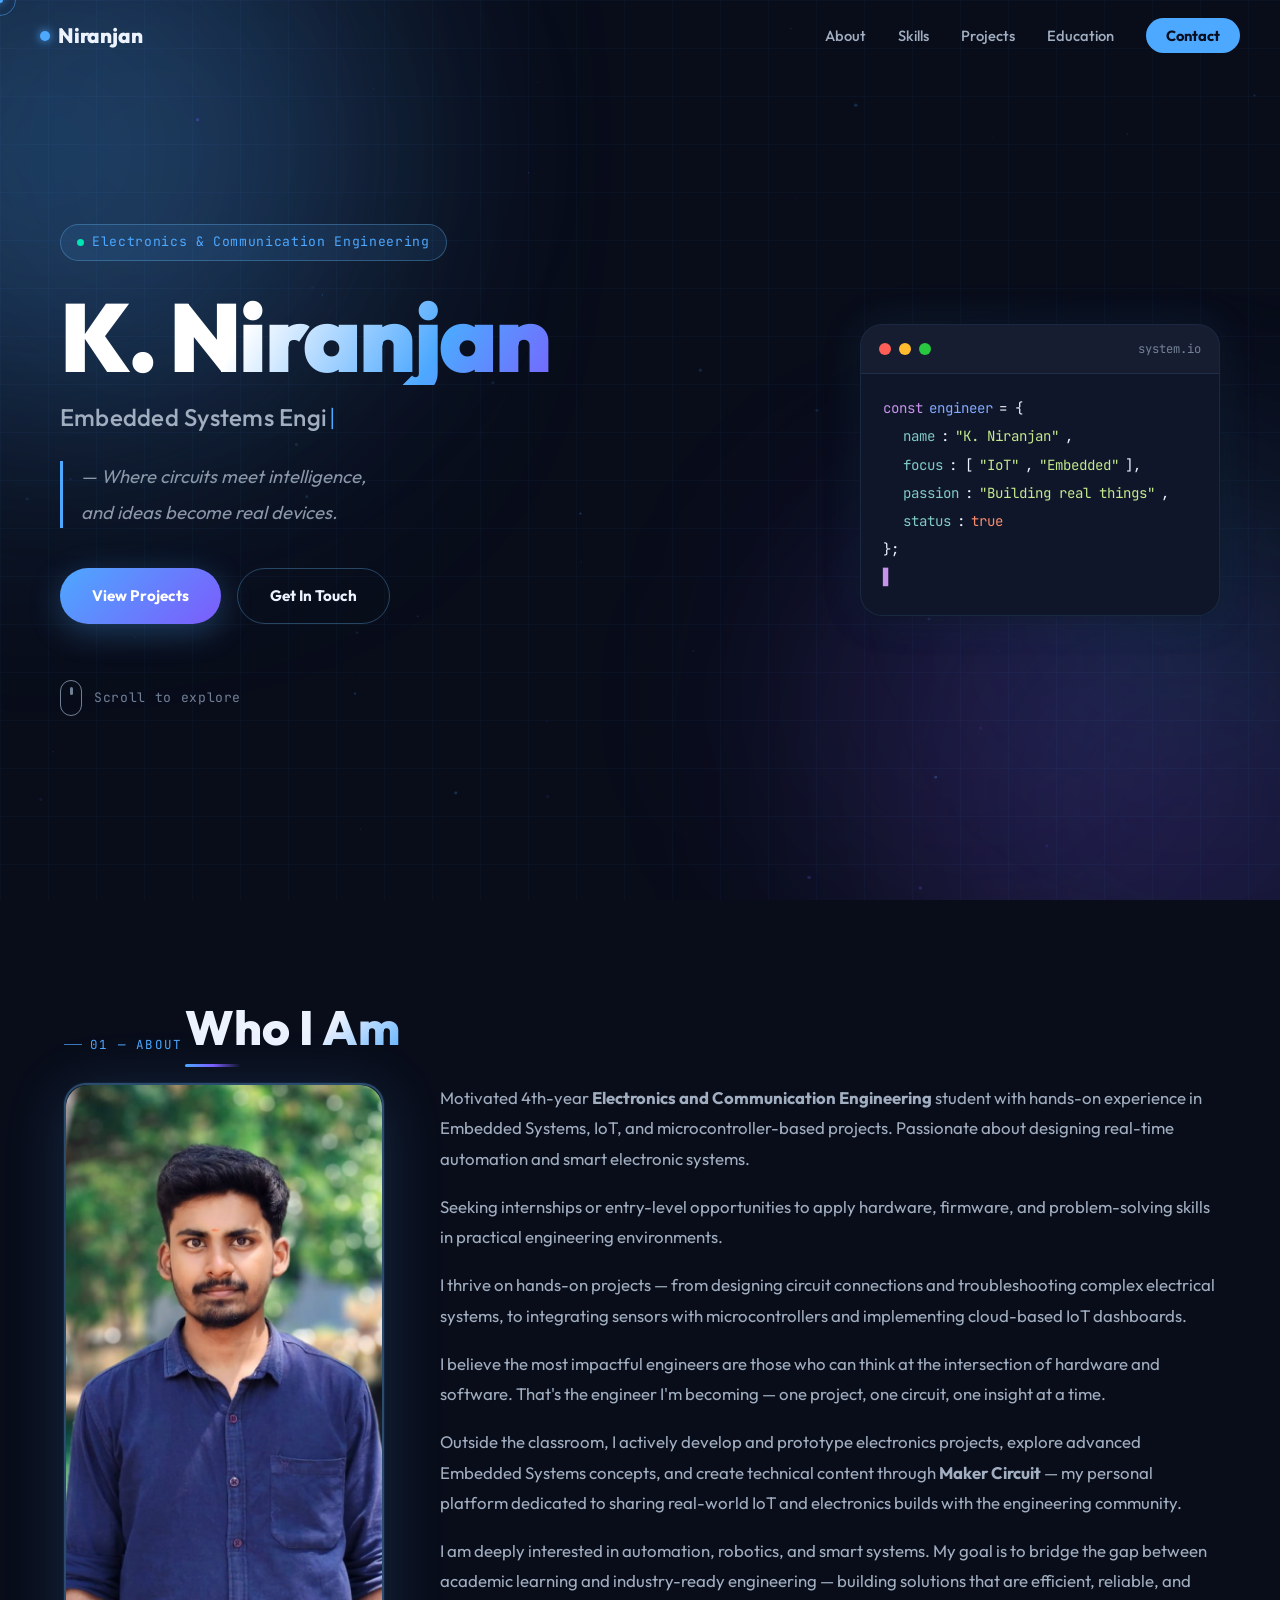
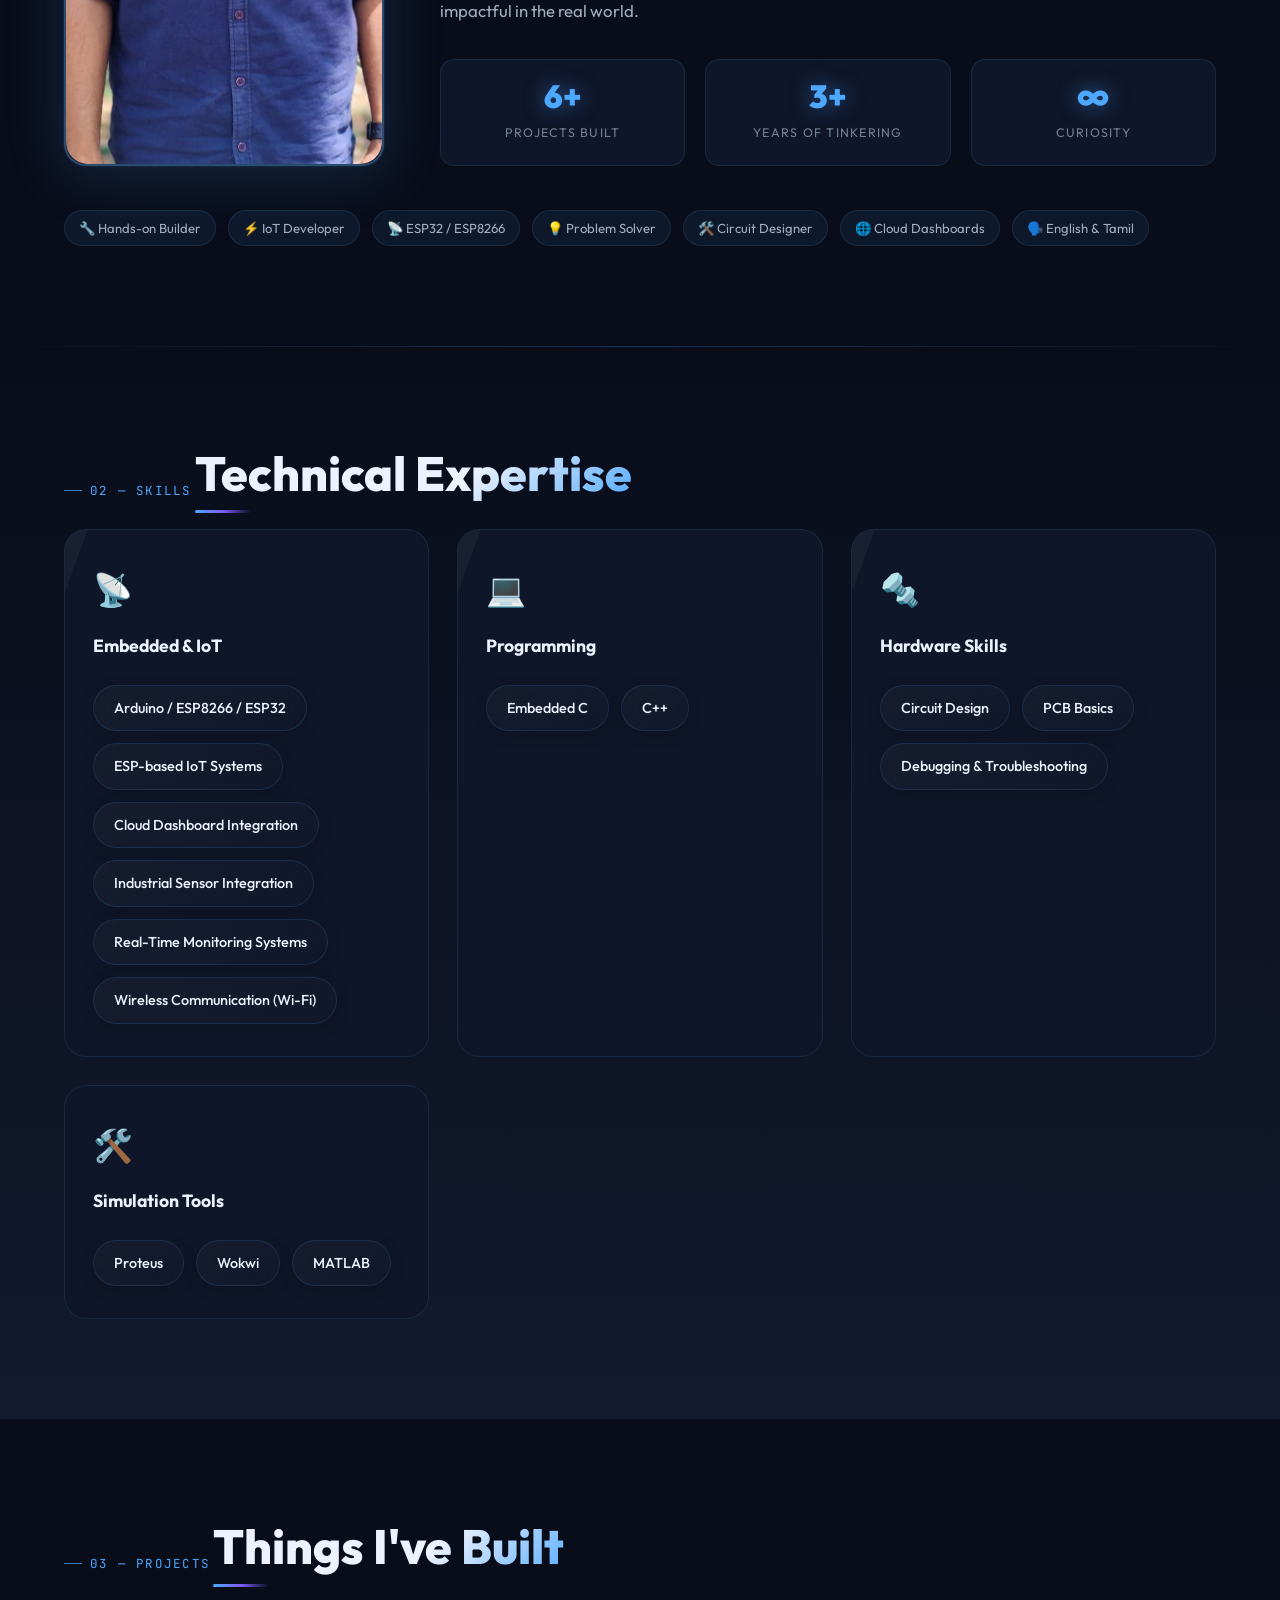
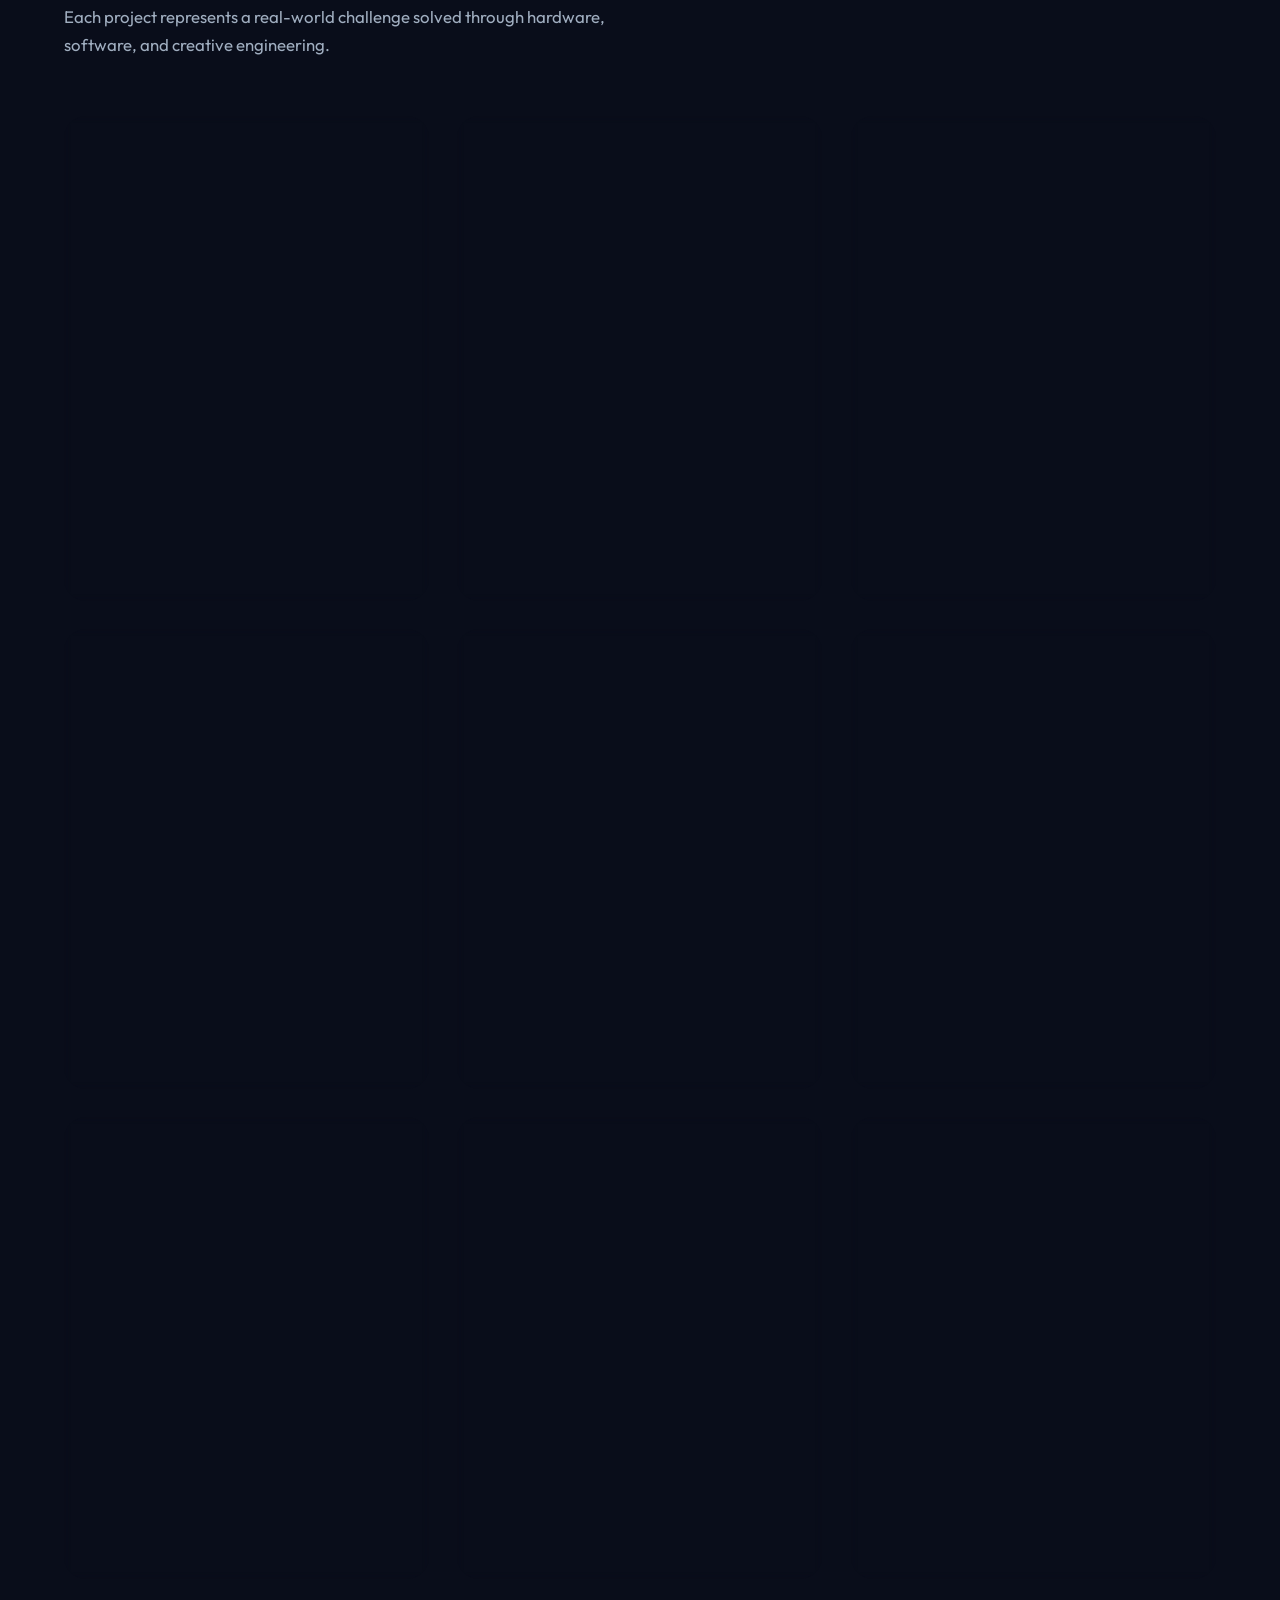
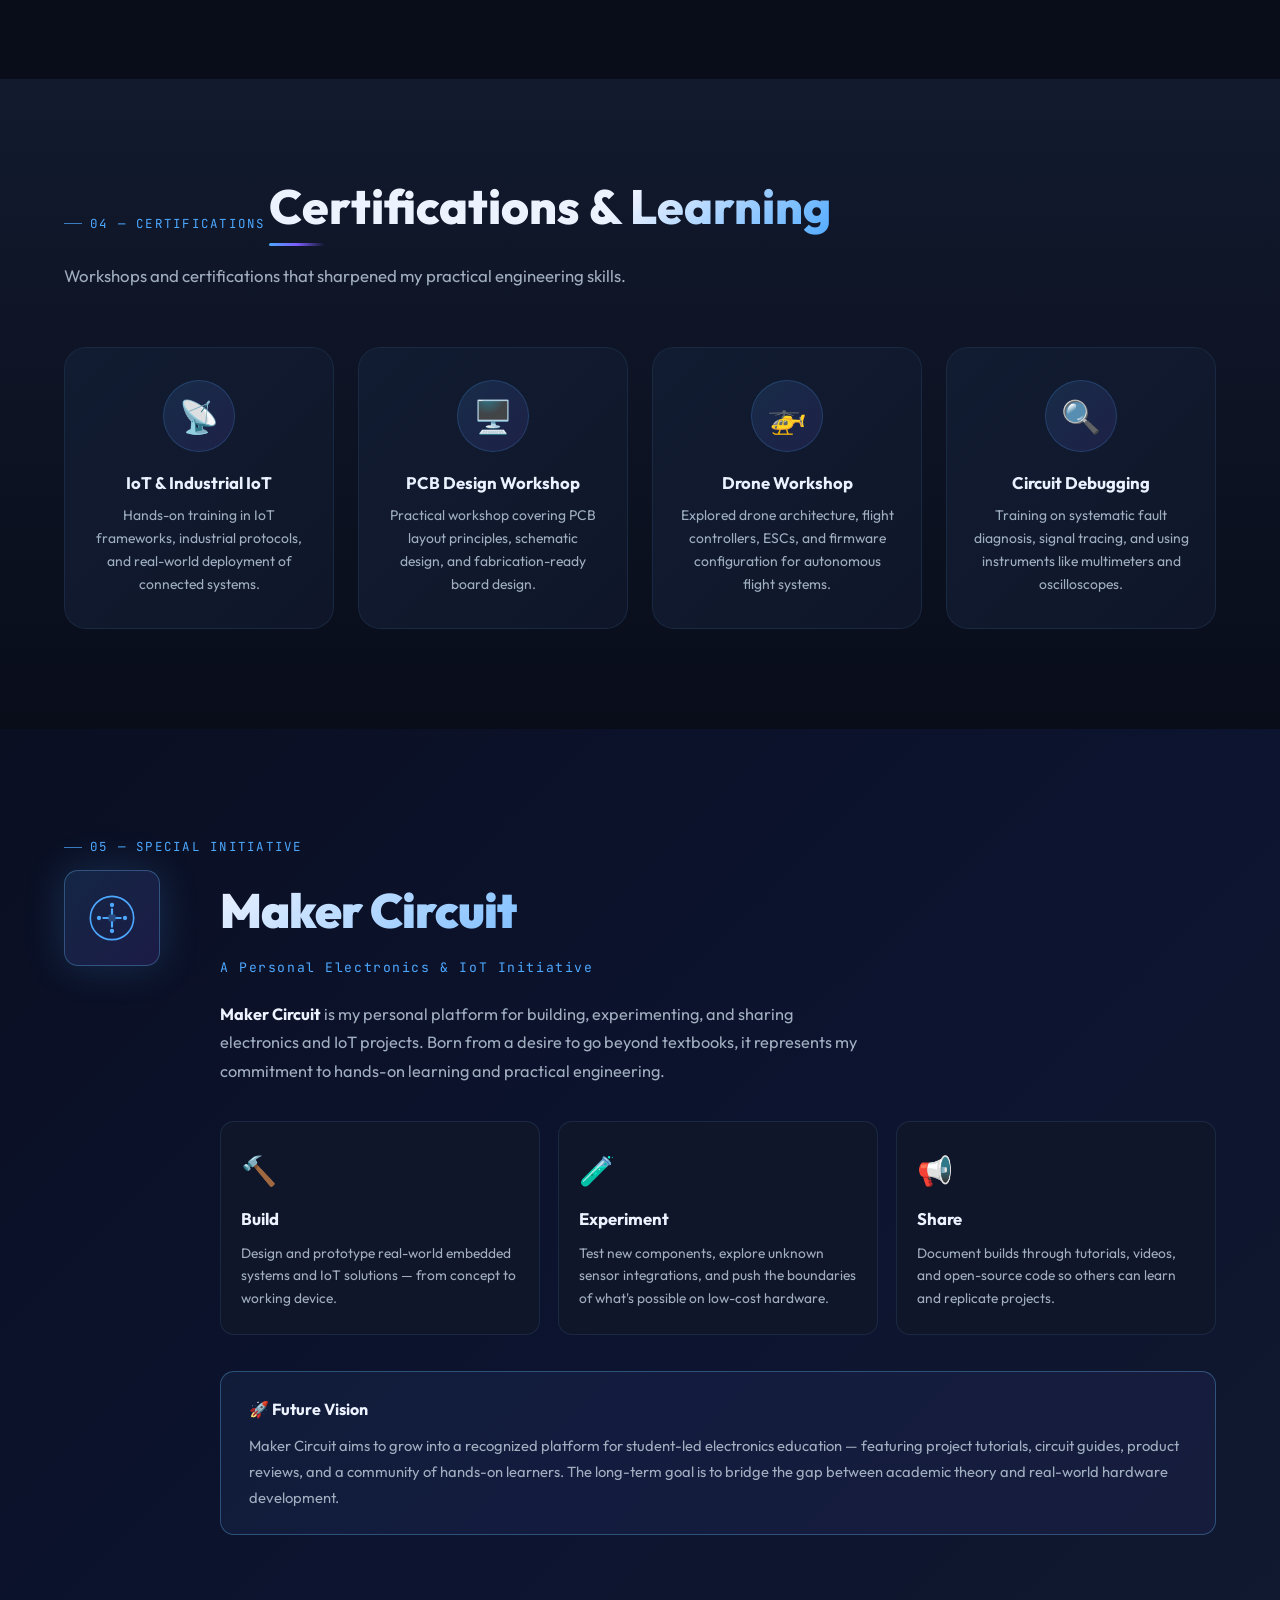
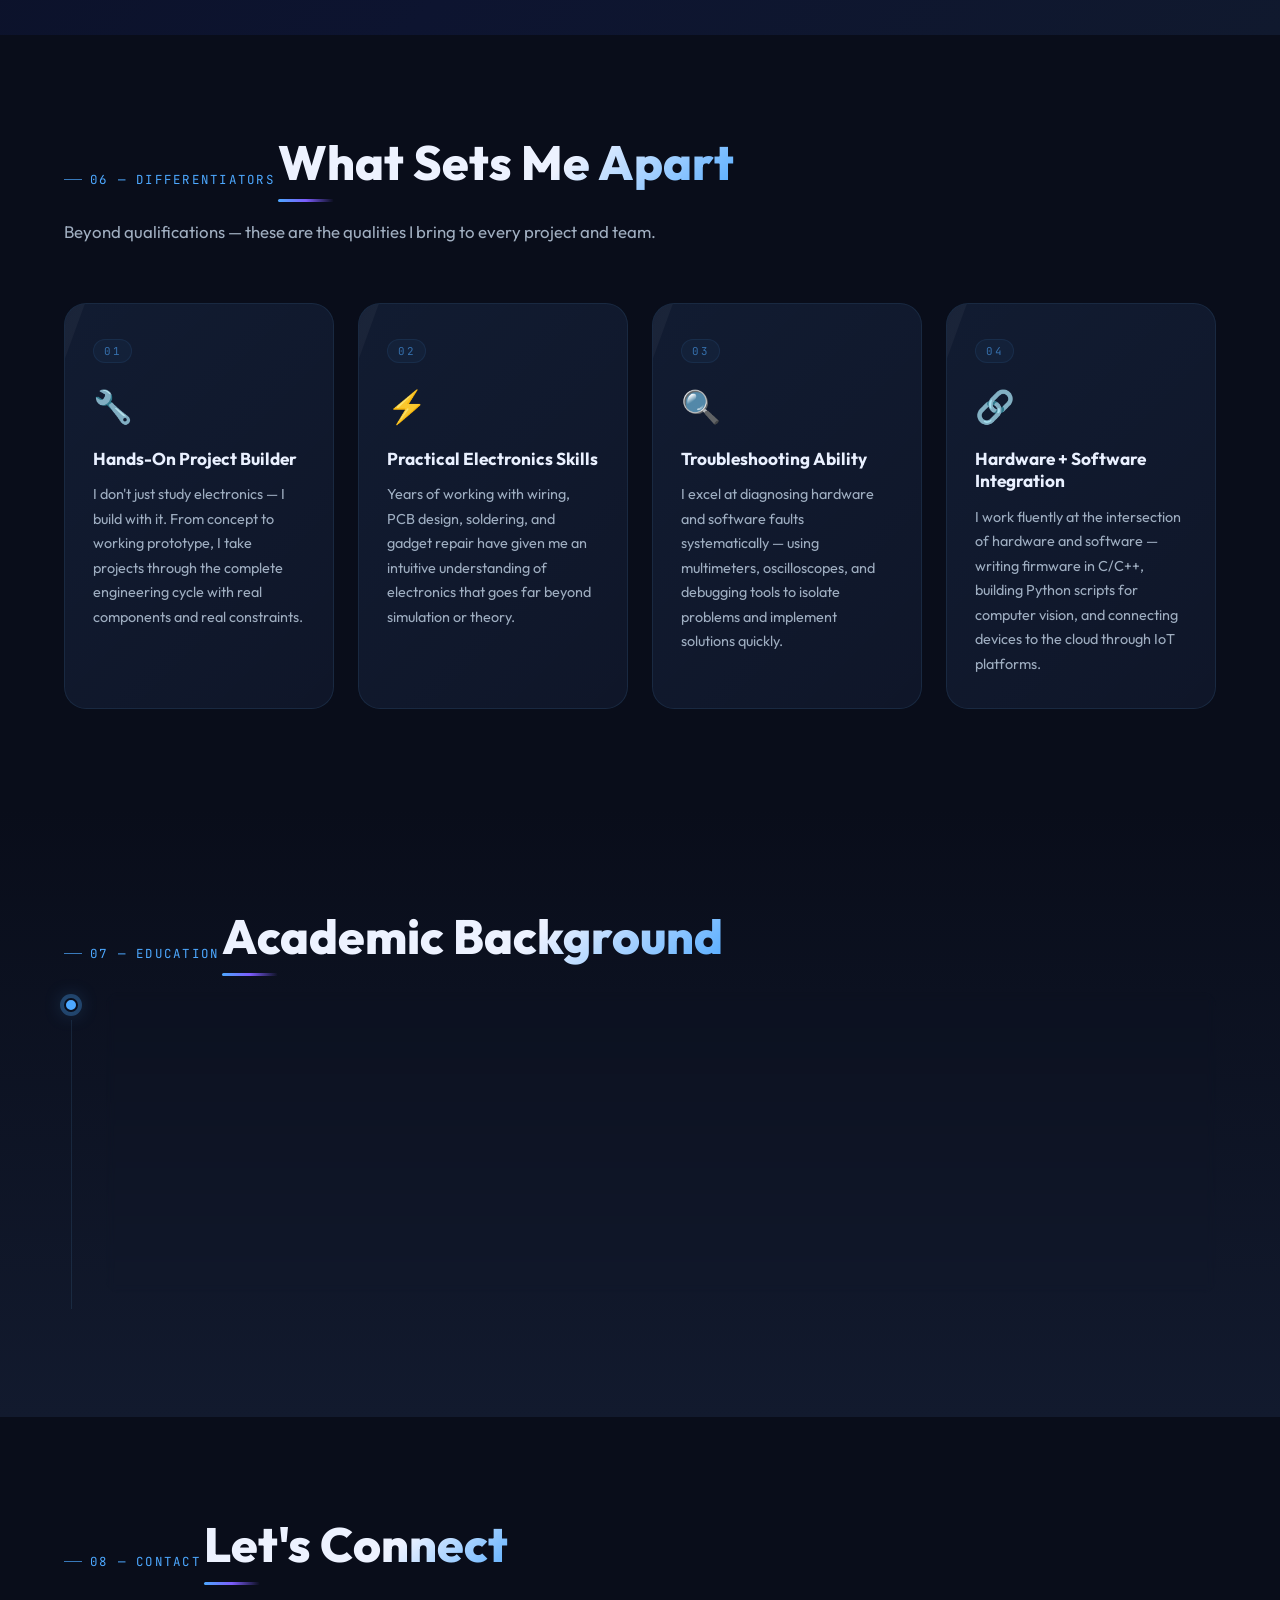
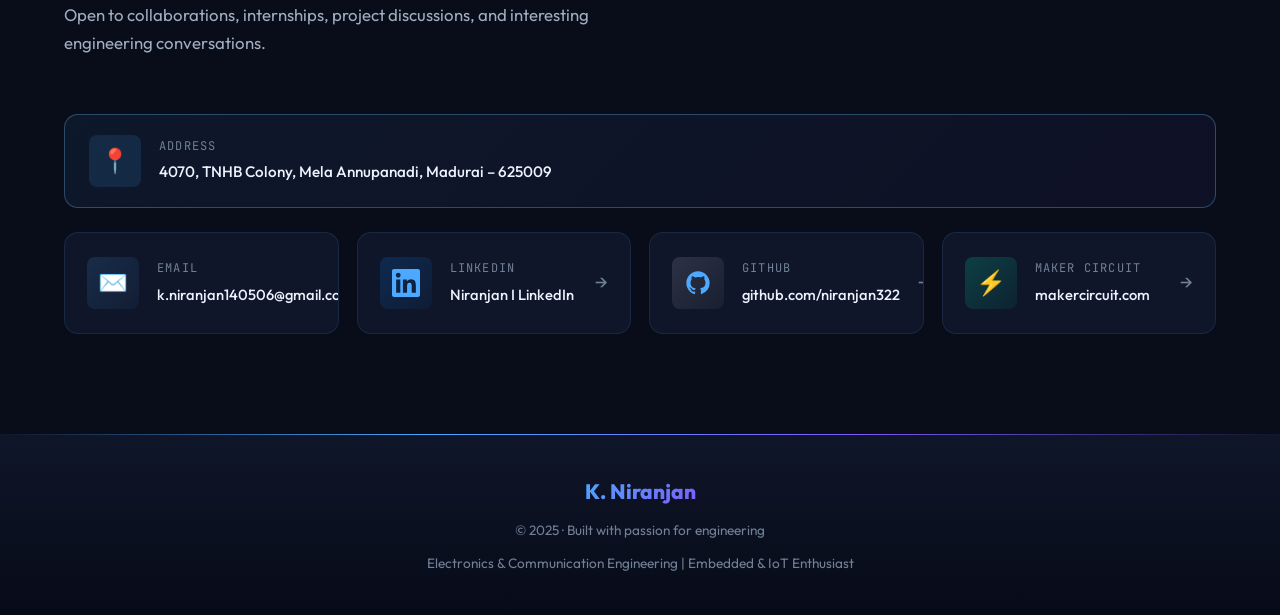
<file: index.html>
<!DOCTYPE html>
<html lang="en">

<head>
  <meta charset="UTF-8" />
  <meta name="viewport" content="width=device-width, initial-scale=1.0" />
  <title>Niranjan | Embedded Systems & IoT Enthusiast</title>
  <meta name="description"
    content="Portfolio of Niranjan — Electronics and Communication Engineering student passionate about Embedded Systems, IoT, and Robotics. Explore projects, skills, and more." />
  <link rel="preconnect" href="https://fonts.googleapis.com" />
  <link rel="preconnect" href="https://fonts.gstatic.com" crossorigin />
  <link
    href="https://fonts.googleapis.com/css2?family=Inter:wght@300;400;500;600;700;800;900&family=JetBrains+Mono:wght@400;500;700&family=Outfit:wght@300;400;500;600;700;800&display=swap"
    rel="stylesheet" />
  <link rel="stylesheet" href="style.css" />
  <link rel="stylesheet" href="project-modal.css" />
</head>

<body>

  <!-- ── CUSTOM CURSOR ── -->
  <div id="cursor-dot"></div>
  <div id="cursor-ring"></div>

  <!-- ── SCROLL TO TOP ── -->
  <button id="scroll-top" aria-label="Back to top">↑</button>

  <!-- ── PARTICLES CANVAS ── -->
  <canvas id="particles-canvas"></canvas>

  <!-- ── BACKGROUND GLOW ORBS ── -->
  <div class="bg-glow-orb bg-glow-orb-1"></div>
  <div class="bg-glow-orb bg-glow-orb-2"></div>

  <!-- ── NAV ── -->
  <nav id="navbar">
    <div class="nav-inner">
      <a href="#hero" class="nav-logo">
        <span class="logo-dot"></span>
        Niranjan
      </a>
      <ul class="nav-links">
        <li><a href="#about">About</a></li>
        <li><a href="#skills">Skills</a></li>
        <li><a href="#projects">Projects</a></li>
        <li><a href="#education">Education</a></li>
        <li><a href="#contact" class="nav-cta">Contact</a></li>
      </ul>
      <button class="hamburger" id="hamburger" aria-label="Toggle menu">
        <span></span><span></span><span></span>
      </button>
    </div>
  </nav>

  <!-- ── HERO / COVER PAGE ── -->
  <section id="hero" class="hero-section">
    <div class="hero-bg-grid"></div>
    <div class="hero-orb orb1"></div>
    <div class="hero-orb orb2"></div>
    <div class="hero-orb orb3"></div>

    <div class="hero-content">
      <div class="hero-badge">
        <span class="badge-dot pulse"></span>
        Electronics &amp; Communication Engineering
      </div>
      <h1 class="hero-name">K. Niranjan</h1>
      <h2 class="hero-title"><span id="typed-text"></span><span class="typed-cursor">|</span></h2>
      <p class="hero-tagline">
        <span class="tagline-line">— Where circuits meet intelligence,</span>
        <span class="tagline-line"> and ideas become real devices.</span>
      </p>
      <div class="hero-actions">
        <a href="#projects" class="btn btn-primary">View Projects</a>
        <a href="#contact" class="btn btn-outline">Get In Touch</a>
      </div>
      <div class="hero-scroll-hint">
        <div class="scroll-mouse">
          <div class="scroll-wheel"></div>
        </div>
        <span>Scroll to explore</span>
      </div>
    </div>

    <div class="hero-visual">
      <div class="circuit-card">
        <div class="circuit-header">
          <span class="circuit-dot red"></span>
          <span class="circuit-dot yellow"></span>
          <span class="circuit-dot green"></span>
          <span class="circuit-title">system.io</span>
        </div>
        <div class="circuit-body">
          <div class="code-line"><span class="kw">const</span> <span class="var">engineer</span> = {</div>
          <div class="code-line indent"><span class="key">name</span>: <span class="str">"K. Niranjan"</span>,</div>
          <div class="code-line indent"><span class="key">focus</span>: [<span class="str">"IoT"</span>, <span
              class="str">"Embedded"</span>],</div>
          <div class="code-line indent"><span class="key">passion</span>: <span class="str">"Building real
              things"</span>,</div>
          <div class="code-line indent"><span class="key">status</span>: <span class="bool">true</span></div>
          <div class="code-line">};</div>
          <div class="code-line blink-line"><span class="kw">▋</span></div>
        </div>
      </div>
    </div>
  </section>

  <!-- ── ABOUT ME ── -->
  <section id="about" class="section about-section">
    <div class="container">
      <div class="section-label">01 — About</div>
      <h2 class="section-title">Who I Am</h2>

      <!-- Photo left + Text right — same height -->
      <div class="about-grid">
        <div class="about-photo-col">
          <div class="about-avatar-portrait">
            <img src="profile.jpg" alt="K. Niranjan — Electronics &amp; IoT Engineer" class="profile-photo-portrait" />
            <div class="portrait-glow"></div>
          </div>
        </div>
        <div class="about-text">
          <p class="about-lead">
            Motivated 4th-year <strong>Electronics and Communication Engineering</strong> student with hands-on experience in Embedded Systems, IoT, and microcontroller-based projects. Passionate about designing real-time automation and smart electronic systems.
          </p>
          <p>
            Seeking internships or entry-level opportunities to apply hardware, firmware, and problem-solving skills in practical engineering environments.
          </p>
          <p>
            I thrive on hands-on projects — from designing circuit connections and troubleshooting complex electrical systems, to integrating sensors with microcontrollers and implementing cloud-based IoT dashboards.
          </p>
          <p>
            I believe the most impactful engineers are those who can think at the intersection of hardware and software.
            That's the engineer I'm becoming — one project, one circuit, one insight at a time.
          </p>
          <p>
            Outside the classroom, I actively develop and prototype electronics projects, explore advanced Embedded Systems concepts, and create technical content through <strong>Maker Circuit</strong> — my personal platform dedicated to sharing real-world IoT and electronics builds with the engineering community.
          </p>
          <p>
            I am deeply interested in automation, robotics, and smart systems. My goal is to bridge the gap between academic learning and industry-ready engineering — building solutions that are efficient, reliable, and impactful in the real world.
          </p>
          <div class="about-stats">
            <div class="stat-card">
              <span class="stat-num">6+</span>
              <span class="stat-label">Projects Built</span>
            </div>
            <div class="stat-card">
              <span class="stat-num">3+</span>
              <span class="stat-label">Years of Tinkering</span>
            </div>
            <div class="stat-card">
              <span class="stat-num">∞</span>
              <span class="stat-label">Curiosity</span>
            </div>
          </div>
        </div>
      </div>

      <!-- Chips — full-width landscape row below -->
      <div class="about-chips-row">
        <span class="chip">🔧 Hands-on Builder</span>
        <span class="chip">⚡ IoT Developer</span>
        <span class="chip">📡 ESP32 / ESP8266</span>
        <span class="chip">💡 Problem Solver</span>
        <span class="chip">🛠️ Circuit Designer</span>
        <span class="chip">🌐 Cloud Dashboards</span>
        <span class="chip">🗣️ English &amp; Tamil</span>
      </div>
    </div>
  </section>

  <!-- ── SKILLS ── -->
  <section id="skills" class="section skills-section">
    <div class="container">
      <div class="section-label">02 — Skills</div>
      <h2 class="section-title">Technical Expertise</h2>

      <div class="skills-grid">

        <div class="skill-category">
          <div class="skill-cat-icon">📡</div>
          <h3>Embedded &amp; IoT</h3>
          <ul class="skill-list">
            <li><span class="skill-name">Arduino / ESP8266 / ESP32</span></li>
            <li><span class="skill-name">ESP-based IoT Systems</span></li>
            <li><span class="skill-name">Cloud Dashboard Integration</span></li>
            <li><span class="skill-name">Industrial Sensor Integration</span></li>
            <li><span class="skill-name">Real-Time Monitoring Systems</span></li>
            <li><span class="skill-name">Wireless Communication (Wi-Fi)</span></li>
          </ul>
        </div>

        <div class="skill-category">
          <div class="skill-cat-icon">💻</div>
          <h3>Programming</h3>
          <ul class="skill-list">
            <li><span class="skill-name">Embedded C</span></li>
            <li><span class="skill-name">C++</span></li>
          </ul>
        </div>

        <div class="skill-category">
          <div class="skill-cat-icon">🔩</div>
          <h3>Hardware Skills</h3>
          <ul class="skill-list">
            <li><span class="skill-name">Circuit Design</span></li>
            <li><span class="skill-name">PCB Basics</span></li>
            <li><span class="skill-name">Debugging &amp; Troubleshooting</span></li>
          </ul>
        </div>

        <div class="skill-category">
          <div class="skill-cat-icon">🛠️</div>
          <h3>Simulation Tools</h3>
          <ul class="skill-list">
            <li><span class="skill-name">Proteus</span></li>
            <li><span class="skill-name">Wokwi</span></li>
            <li><span class="skill-name">MATLAB</span></li>
          </ul>
        </div>

      </div>
    </div>
  </section>

  <!-- ── PROJECTS ── -->
  <section id="projects" class="section projects-section">
    <div class="container">
      <div class="section-label">03 — Projects</div>
      <h2 class="section-title">Things I've Built</h2>
      <p class="section-sub">Each project represents a real-world challenge solved through hardware, software, and
        creative engineering.</p>

      <div class="projects-grid">

        <!-- Project 1 — Featured from Resume -->
        <div class="project-card featured-project" id="proj-iot-industrial">
          <div class="project-number">01</div>
          <div class="project-icon">🏭</div>
          <h3 class="project-title">IoT-Based Industrial Monitoring System</h3>
          <p class="project-objective"><strong>Objective:</strong> Design a real-time industrial monitoring system using ESP32 and industrial sensors with cloud-based data visualization and alert mechanisms.</p>
          <div class="project-tags">
            <span>ESP32</span><span>Industrial Sensors</span><span>Cloud Dashboard</span><span>Real-Time Alerts</span><span>Embedded C</span>
          </div>
          <div class="project-detail">
            <div class="detail-row">
              <strong>⚙️ Working:</strong>
              <p>Industrial sensors continuously monitor parameters like temperature, humidity, and equipment status. Data is processed by the ESP32 and transmitted to a cloud-based dashboard. Alert mechanisms notify personnel when thresholds are exceeded.</p>
            </div>
            <div class="detail-row">
              <strong>✨ Features:</strong>
              <ul>
                <li>Real-time industrial parameter monitoring</li>
                <li>Cloud-based data visualization dashboard</li>
                <li>Automated alert and notification system</li>
                <li>ESP32-powered wireless data transmission</li>
              </ul>
            </div>
            <div class="detail-row">
              <strong>🌐 Applications:</strong>
              <p>Manufacturing plants, factory floors, industrial automation, predictive maintenance systems.</p>
            </div>
          </div>
          <button class="project-toggle" aria-expanded="false">View Full Details →</button>
        </div>

        <!-- Project 2 -->
        <div class="project-card" id="proj-firefighting">
          <div class="project-number">02</div>
          <div class="project-icon">🔥</div>
          <h3 class="project-title">Fire Fighting Robot</h3>
          <p class="project-objective"><strong>Objective:</strong> Design an autonomous robot capable of detecting and
            extinguishing fire without human intervention.</p>
          <div class="project-tags">
            <span>Arduino UNO</span><span>Flame Sensor</span><span>Motor Driver L298N</span><span>DC Water
              Pump</span><span>Servo Motor</span>
          </div>
          <div class="project-detail">
            <div class="detail-row">
              <strong>⚙️ Working:</strong>
              <p>Flame sensors mounted at front detect fire in the robot's proximity. The microcontroller processes
                sensor data and steers the robot toward the fire source. Once within range, the servo-mounted water pump
                activates to extinguish the flame.</p>
            </div>
            <div class="detail-row">
              <strong>✨ Features:</strong>
              <ul>
                <li>Autonomous fire detection and navigation</li>
                <li>360° flame sensing capability</li>
                <li>Servo-controlled water spray nozzle</li>
                <li>Obstacle avoidance using IR sensors</li>
              </ul>
            </div>
            <div class="detail-row">
              <strong>🌐 Applications:</strong>
              <p>Industrial fire safety, unmanned firefighting in hazardous zones, research and demonstration.</p>
            </div>
          </div>
          <button class="project-toggle" aria-expanded="false">View Full Details →</button>
        </div>

        <!-- Project 3 -->
        <div class="project-card" id="proj-solar">
          <div class="project-number">03</div>
          <div class="project-icon">☀️</div>
          <h3 class="project-title">Solar Panel Lighting System</h3>
          <p class="project-objective"><strong>Objective:</strong> Build an energy-efficient, solar-powered automatic
            lighting system for remote or off-grid areas.</p>
          <div class="project-tags">
            <span>Solar Panel</span><span>Lead-Acid Battery</span><span>LDR Sensor</span><span>Relay
              Module</span><span>Arduino</span>
          </div>
          <div class="project-detail">
            <div class="detail-row">
              <strong>⚙️ Working:</strong>
              <p>Solar energy charges a battery bank during daylight. An LDR sensor detects ambient light levels and
                automatically switches the LEDs on at dusk and off at dawn through a relay-controlled circuit managed by
                the microcontroller.</p>
            </div>
            <div class="detail-row">
              <strong>✨ Features:</strong>
              <ul>
                <li>Fully automatic day/night switching</li>
                <li>Solar charge controller integration</li>
                <li>Battery health monitoring</li>
                <li>Zero electricity bill operation</li>
              </ul>
            </div>
            <div class="detail-row">
              <strong>🌐 Applications:</strong>
              <p>Rural street lighting, agricultural farms, disaster relief camps, eco-friendly campuses.</p>
            </div>
          </div>
          <button class="project-toggle" aria-expanded="false">View Full Details →</button>
        </div>

        <!-- Project 4 -->
        <div class="project-card" id="proj-homeauto">
          <div class="project-number">04</div>
          <div class="project-icon">🏠</div>
          <h3 class="project-title">Home Automation System</h3>
          <p class="project-objective"><strong>Objective:</strong> Create a smart home control system enabling remote
            monitoring and control of home appliances via smartphone.</p>
          <div class="project-tags">
            <span>ESP8266</span><span>Blynk App</span><span>Relay Module</span><span>DHT11</span><span>Wi-Fi</span>
          </div>
          <div class="project-detail">
            <div class="detail-row">
              <strong>⚙️ Working:</strong>
              <p>The ESP8266 module connects to a home Wi-Fi network and communicates with the Blynk cloud platform.
                Users control appliances via a custom smartphone dashboard. Environmental sensors provide real-time
                temperature and humidity data.</p>
            </div>
            <div class="detail-row">
              <strong>✨ Features:</strong>
              <ul>
                <li>Remote control from anywhere via internet</li>
                <li>Real-time temperature &amp; humidity display</li>
                <li>Scheduling and automation triggers</li>
                <li>Voice assistant compatible (Google Home)</li>
              </ul>
            </div>
            <div class="detail-row">
              <strong>🌐 Applications:</strong>
              <p>Smart homes, elderly care, energy management, security systems.</p>
            </div>
          </div>
          <button class="project-toggle" aria-expanded="false">View Full Details →</button>
        </div>

        <!-- Project 5 -->
        <div class="project-card" id="proj-industrial">
          <div class="project-number">05</div>
          <div class="project-icon">🏭</div>
          <h3 class="project-title">Industrial Safety System</h3>
          <p class="project-objective"><strong>Objective:</strong> Develop a multi-sensor safety monitoring system that
            detects hazardous conditions and triggers real-time alerts in industrial environments.</p>
          <div class="project-tags">
            <span>Arduino</span><span>Gas Sensor MQ-2</span><span>Temperature Sensor</span><span>Buzzer &amp;
              LED</span><span>GSM Module</span>
          </div>
          <div class="project-detail">
            <div class="detail-row">
              <strong>⚙️ Working:</strong>
              <p>Multiple sensors continuously monitor gas leakage, temperature, and humidity. When thresholds are
                exceeded, the system triggers audible and visual alarms while simultaneously sending SMS alerts to
                designated personnel via a GSM module.</p>
            </div>
            <div class="detail-row">
              <strong>✨ Features:</strong>
              <ul>
                <li>Multi-hazard detection (gas, heat, fire)</li>
                <li>Real-time SMS alert system</li>
                <li>Automatic emergency shutdown relay</li>
                <li>LCD status display panel</li>
              </ul>
            </div>
            <div class="detail-row">
              <strong>🌐 Applications:</strong>
              <p>Chemical plants, laboratories, server rooms, manufacturing units, warehouses.</p>
            </div>
          </div>
          <button class="project-toggle" aria-expanded="false">View Full Details →</button>
        </div>

        <!-- Project 6 -->
        <div class="project-card" id="proj-imgfire">
          <div class="project-number">06</div>
          <div class="project-icon">🎥</div>
          <h3 class="project-title">Image Processing Based Fire Fighting System</h3>
          <p class="project-objective"><strong>Objective:</strong> Build an advanced fire detection system using
            computer vision to identify flames through a camera feed and deploy automated suppression.</p>
          <div class="project-tags">
            <span>Raspberry Pi</span><span>OpenCV</span><span>Python</span><span>Camera Module</span><span>Servo +
              Pump</span>
          </div>
          <div class="project-detail">
            <div class="detail-row">
              <strong>⚙️ Working:</strong>
              <p>A Raspberry Pi camera streams video to the OpenCV-powered Python script. The algorithm identifies
                fire-colored regions using HSV color thresholding. Upon detection, the system calculates the fire's
                position and controls servo motors to aim and activate the water pump.</p>
            </div>
            <div class="detail-row">
              <strong>✨ Features:</strong>
              <ul>
                <li>Real-time fire detection via video feed</li>
                <li>Computer vision-based flame localization</li>
                <li>Precision servo-controlled targeting</li>
                <li>Remote monitoring via SSH / web stream</li>
              </ul>
            </div>
            <div class="detail-row">
              <strong>🌐 Applications:</strong>
              <p>Smart surveillance, advanced fire safety in server rooms, AI-driven safety systems.</p>
            </div>
          </div>
          <button class="project-toggle" aria-expanded="false">View Full Details →</button>
        </div>

        <!-- Project 7 -->
        <div class="project-card" id="proj-numberplate">
          <div class="project-number">07</div>
          <div class="project-icon">🚗</div>
          <h3 class="project-title">Number Plate Detection System</h3>
          <p class="project-objective"><strong>Objective:</strong> Implement an automated vehicle number plate
            recognition system using image processing and OCR for real-time identification.</p>
          <div class="project-tags">
            <span>Python</span><span>OpenCV</span><span>Tesseract OCR</span><span>Raspberry Pi /
              PC</span><span>Camera</span>
          </div>
          <div class="project-detail">
            <div class="detail-row">
              <strong>⚙️ Working:</strong>
              <p>The camera captures vehicle images. OpenCV applies edge detection, contour finding, and
                region-of-interest extraction to isolate the number plate. Tesseract OCR then converts the plate region
                into readable text, which is logged or compared against a database.</p>
            </div>
            <div class="detail-row">
              <strong>✨ Features:</strong>
              <ul>
                <li>Automatic plate region extraction</li>
                <li>OCR-based character recognition </li>
                <li>Real-time video processing</li>
                <li>Database integration for access control</li>
              </ul>
            </div>
            <div class="detail-row">
              <strong>🌐 Applications:</strong>
              <p>Parking management, traffic monitoring, toll automation, vehicle entry control systems.</p>
            </div>
          </div>
          <button class="project-toggle" aria-expanded="false">View Full Details →</button>
        </div>

        <!-- Project 8 -->
        <div class="project-card" id="proj-diy-nas">
          <div class="project-number">08</div>
          <div class="project-icon">💾</div>
          <h3 class="project-title">DIY Network Attached Storage (NAS) Server</h3>
          <p class="project-objective"><strong>Objective:</strong> Build a NAS server using an old laptop to enable secure local and remote file sharing across devices.</p>
          <div class="project-tags">
            <span>Linux Mint</span><span>Samba (SMB)</span><span>Tailscale VPN</span><span>Networking</span><span>System Admin</span>
          </div>
          <div class="project-detail">
            <div class="detail-row">
              <strong>⚙️ Working:</strong>
              <p>The old laptop runs Linux Mint and uses Samba to share a 62 GB USB drive and a 458 GB internal HDD over the network. Tailscale VPN provides a secure mesh network, allowing Android phones and Linux systems to access files seamlessly from anywhere with centralized authentication.</p>
            </div>
            <div class="detail-row">
              <strong>✨ Features:</strong>
              <ul>
                <li>Network-based file sharing using Samba (SMB)</li>
                <li>Secure remote access through Tailscale VPN</li>
                <li>Multi-storage management with centralized access</li>
                <li>Automatic service startup and persistent availability</li>
              </ul>
            </div>
            <div class="detail-row">
              <strong>🌐 Applications:</strong>
              <p>Personal cloud storage, homelab networking, centralized device backups, low-cost NAS alternatives.</p>
            </div>
          </div>
          <button class="project-toggle" aria-expanded="false">View Full Details →</button>
        </div>

        <!-- Project 9 -->
        <div class="project-card" id="proj-streaming">
          <div class="project-number">09</div>
          <div class="project-icon">📡</div>
          <h3 class="project-title">Low-Latency Media Streaming Server</h3>
          <p class="project-objective"><strong>Objective:</strong> Establish a low-latency local media streaming server using MediaMTX, OBS Studio, and VLC.</p>
          <div class="project-tags">
            <span>OBS Studio</span><span>MediaMTX</span><span>VLC</span><span>Streaming</span><span>Networking</span>
          </div>
          <div class="project-detail">
            <div class="detail-row">
              <strong>⚙️ Working:</strong>
              <p>OBS Studio encodes the media and pushes an RTMP stream to the MediaMTX server. MediaMTX acts as an ultra-low latency media router. VLC media player connects to the MediaMTX server to pull the RTSP stream and display it on the client side with minimal delay.</p>
            </div>
            <div class="detail-row">
              <strong>✨ Features:</strong>
              <ul>
                <li>Ultra-low latency video streaming</li>
                <li>Support for multiple streaming protocols (RTSP, RTMP, WebRTC)</li>
                <li>Lightweight media server configuration (MediaMTX)</li>
                <li>Local network streaming without external cloud reliance</li>
              </ul>
            </div>
            <div class="detail-row">
              <strong>🌐 Applications:</strong>
              <p>IP camera monitoring, local network broadcasting, live event streaming, home surveillance.</p>
            </div>
          </div>
          <button class="project-toggle" aria-expanded="false">View Full Details →</button>
        </div>

      </div>
    </div>
  </section>

  <!-- ── CERTIFICATIONS ── -->
  <section id="certifications" class="section cert-section">
    <div class="container">
      <div class="section-label">04 — Certifications</div>
      <h2 class="section-title">Certifications &amp; Learning</h2>
      <p class="section-sub">Workshops and certifications that sharpened my practical engineering skills.</p>

      <div class="cert-grid">
        <div class="cert-card" id="cert-iot">
          <div class="cert-icon">📡</div>
          <h3>IoT &amp; Industrial IoT</h3>
          <p>Hands-on training in IoT frameworks, industrial protocols, and real-world deployment of connected systems.</p>
        </div>
        <div class="cert-card" id="cert-pcb">
          <div class="cert-icon">🖥️</div>
          <h3>PCB Design Workshop</h3>
          <p>Practical workshop covering PCB layout principles, schematic design, and fabrication-ready board design.</p>
        </div>
        <div class="cert-card" id="cert-drone">
          <div class="cert-icon">🚁</div>
          <h3>Drone Workshop</h3>
          <p>Explored drone architecture, flight controllers, ESCs, and firmware configuration for autonomous flight systems.</p>
        </div>
        <div class="cert-card" id="cert-debug">
          <div class="cert-icon">🔍</div>
          <h3>Circuit Debugging</h3>
          <p>Training on systematic fault diagnosis, signal tracing, and using instruments like multimeters and oscilloscopes.</p>
        </div>
      </div>
    </div>
  </section>

  <!-- ── MAKER CIRCUIT ── -->
  <section id="maker-circuit" class="section maker-section">
    <div class="container">
      <div class="section-label">05 — Special Initiative</div>
      <div class="maker-hero">
        <div class="maker-badge-wrap">
          <div class="maker-badge">
            <svg class="maker-icon" viewBox="0 0 48 48" fill="none" xmlns="http://www.w3.org/2000/svg">
              <circle cx="24" cy="24" r="20" stroke="currentColor" stroke-width="1.5" />
              <path d="M16 24h4m8 0h4M24 16v4m0 8v4" stroke="currentColor" stroke-width="2" stroke-linecap="round" />
              <circle cx="24" cy="24" r="4" fill="currentColor" opacity="0.3" />
              <circle cx="12" cy="24" r="2" fill="currentColor" />
              <circle cx="36" cy="24" r="2" fill="currentColor" />
              <circle cx="24" cy="12" r="2" fill="currentColor" />
              <circle cx="24" cy="36" r="2" fill="currentColor" />
            </svg>
          </div>
        </div>
        <div class="maker-content">
          <h2 class="maker-title">Maker Circuit</h2>
          <p class="maker-subtitle">A Personal Electronics & IoT Initiative</p>
          <p class="maker-desc">
            <strong>Maker Circuit</strong> is my personal platform for building, experimenting, and sharing electronics
            and IoT projects.
            Born from a desire to go beyond textbooks, it represents my commitment to hands-on learning and practical
            engineering.
          </p>

          <div class="maker-pillars">
            <div class="pillar">
              <div class="pillar-icon">🔨</div>
              <h4>Build</h4>
              <p>Design and prototype real-world embedded systems and IoT solutions — from concept to working device.
              </p>
            </div>
            <div class="pillar">
              <div class="pillar-icon">🧪</div>
              <h4>Experiment</h4>
              <p>Test new components, explore unknown sensor integrations, and push the boundaries of what's possible on
                low-cost hardware.</p>
            </div>
            <div class="pillar">
              <div class="pillar-icon">📢</div>
              <h4>Share</h4>
              <p>Document builds through tutorials, videos, and open-source code so others can learn and replicate
                projects.</p>
            </div>
          </div>

          <div class="maker-vision">
            <h4>🚀 Future Vision</h4>
            <p>
              Maker Circuit aims to grow into a recognized platform for student-led electronics education — featuring
              project tutorials,
              circuit guides, product reviews, and a community of hands-on learners. The long-term goal is to bridge the
              gap between
              academic theory and real-world hardware development.
            </p>
          </div>
        </div>
      </div>
    </div>
  </section>

  <!-- ── WHAT MAKES ME DIFFERENT ── -->
  <section id="different" class="section different-section">
    <div class="container">
      <div class="section-label">06 — Differentiators</div>
      <h2 class="section-title">What Sets Me Apart</h2>
      <p class="section-sub">Beyond qualifications — these are the qualities I bring to every project and team.</p>

      <div class="diff-grid">
        <div class="diff-card">
          <div class="diff-num">01</div>
          <div class="diff-icon">🔧</div>
          <h3>Hands-On Project Builder</h3>
          <p>I don't just study electronics — I build with it. From concept to working prototype, I take projects
            through the complete engineering cycle with real components and real constraints.</p>
        </div>
        <div class="diff-card">
          <div class="diff-num">02</div>
          <div class="diff-icon">⚡</div>
          <h3>Practical Electronics Skills</h3>
          <p>Years of working with wiring, PCB design, soldering, and gadget repair have given me an intuitive
            understanding of electronics that goes far beyond simulation or theory.</p>
        </div>
        <div class="diff-card">
          <div class="diff-num">03</div>
          <div class="diff-icon">🔍</div>
          <h3>Troubleshooting Ability</h3>
          <p>I excel at diagnosing hardware and software faults systematically — using multimeters, oscilloscopes, and
            debugging tools to isolate problems and implement solutions quickly.</p>
        </div>
        <div class="diff-card">
          <div class="diff-num">04</div>
          <div class="diff-icon">🔗</div>
          <h3>Hardware + Software Integration</h3>
          <p>I work fluently at the intersection of hardware and software — writing firmware in C/C++, building Python
            scripts for computer vision, and connecting devices to the cloud through IoT platforms.</p>
        </div>
      </div>
    </div>
  </section>

  <!-- ── EDUCATION ── -->
  <section id="education" class="section education-section">
    <div class="container">
      <div class="section-label">07 — Education</div>
      <h2 class="section-title">Academic Background</h2>

      <div class="edu-timeline">

        <div class="edu-item current">
          <div class="edu-marker">
            <div class="edu-dot"></div>
            <div class="edu-line"></div>
          </div>
          <div class="edu-card">
            <div class="edu-badge current-badge">Current</div>
            <h3>B.E. Electronics and Communication Engineering</h3>
            <p class="edu-institution">📍 SACS MAVMM Engineering College, Madurai</p>
            <p class="edu-sub-inst">🏛️ Affiliated to Anna University</p>
            <p class="edu-year">📅 2023 – 2027</p>
            <p class="edu-cgpa">🎓 CGPA: 8.13 / 10.0</p>
            <div class="edu-highlights">
              <span>Embedded Systems</span>
              <span>Signal Processing</span>
              <span>Microcontrollers</span>
              <span>IoT Fundamentals</span>
              <span>Robotics</span>
            </div>
          </div>
        </div>



      </div>
    </div>
  </section>

  <!-- ── CONTACT ── -->
  <section id="contact" class="section contact-section">
    <div class="container">
      <div class="section-label">08 — Contact</div>
      <h2 class="section-title">Let's Connect</h2>
      <p class="section-sub">Open to collaborations, internships, project discussions, and interesting engineering
        conversations.</p>

      <div class="contact-address" id="contact-address-card">
        <div class="contact-icon">📍</div>
        <div class="contact-info">
          <span class="contact-label">Address</span>
          <span class="contact-value">4070, TNHB Colony, Mela Annupanadi, Madurai – 625009</span>
        </div>
      </div>

      <div class="contact-grid">
        <a href="mailto:k.niranjan140506@gmail.com" class="contact-card" id="contact-email">
          <div class="contact-icon">✉️</div>
          <div class="contact-info">
            <span class="contact-label">Email</span>
            <span class="contact-value">k.niranjan140506@gmail.com</span>
          </div>
          <div class="contact-arrow">→</div>
        </a>
        <a href="https://www.linkedin.com/in/niranjan-k-50b2682a6?utm_source=share_via&utm_content=profile&utm_medium=member_android" target="_blank" rel="noopener" class="contact-card" id="contact-linkedin">
          <div class="contact-icon">
            <svg viewBox="0 0 24 24" fill="currentColor" width="28" height="28">
              <path d="M20.447 20.452h-3.554v-5.569c0-1.328-.027-3.037-1.852-3.037-1.853 0-2.136 1.445-2.136 2.939v5.667H9.351V9h3.414v1.561h.046c.477-.9 1.637-1.85 3.37-1.85 3.601 0 4.267 2.37 4.267 5.455v6.286zM5.337 7.433a2.062 2.062 0 01-2.063-2.065 2.064 2.064 0 112.063 2.065zm1.782 13.019H3.555V9h3.564v11.452zM22.225 0H1.771C.792 0 0 .774 0 1.729v20.542C0 23.227.792 24 1.771 24h20.451C23.2 24 24 23.227 24 22.271V1.729C24 .774 23.2 0 22.222 0h.003z"/>
            </svg>
          </div>
          <div class="contact-info">
            <span class="contact-label">LinkedIn</span>
            <span class="contact-value">Niranjan I LinkedIn</span>
          </div>
          <div class="contact-arrow">→</div>
        </a>
        <a href="https://github.com/niranjan322" target="_blank" rel="noopener" class="contact-card"
          id="contact-github">
          <div class="contact-icon">
            <svg viewBox="0 0 24 24" fill="currentColor" width="28" height="28">
              <path
                d="M12 2C6.477 2 2 6.484 2 12.017c0 4.425 2.865 8.18 6.839 9.504.5.092.682-.217.682-.483 0-.237-.008-.868-.013-1.703-2.782.605-3.369-1.343-3.369-1.343-.454-1.158-1.11-1.466-1.11-1.466-.908-.62.069-.608.069-.608 1.003.07 1.531 1.032 1.531 1.032.892 1.53 2.341 1.088 2.91.832.092-.647.35-1.088.636-1.338-2.22-.253-4.555-1.113-4.555-4.951 0-1.093.39-1.988 1.029-2.688-.103-.253-.446-1.272.098-2.65 0 0 .84-.27 2.75 1.026A9.564 9.564 0 0112 6.844c.85.004 1.705.115 2.504.337 1.909-1.296 2.747-1.027 2.747-1.027.546 1.379.202 2.398.1 2.651.64.7 1.028 1.595 1.028 2.688 0 3.848-2.339 4.695-4.566 4.943.359.309.678.92.678 1.855 0 1.338-.012 2.419-.012 2.747 0 .268.18.58.688.482A10.019 10.019 0 0022 12.017C22 6.484 17.522 2 12 2z" />
            </svg>
          </div>
          <div class="contact-info">
            <span class="contact-label">GitHub</span>
            <span class="contact-value">github.com/niranjan322</span>
          </div>
          <div class="contact-arrow">→</div>
        </a>
        <a href="https://makercircuit.vercel.app/" target="_blank" rel="noopener" class="contact-card" id="contact-maker">
          <div class="contact-icon">⚡</div>
          <div class="contact-info">
            <span class="contact-label">Maker Circuit</span>
            <span class="contact-value">makercircuit.com</span>
          </div>
          <div class="contact-arrow">→</div>
        </a>
      </div>
    </div>
  </section>

  <!-- ── FOOTER ── -->
  <footer class="footer">
    <div class="container">
      <div class="footer-inner">
        <p class="footer-name">K. Niranjan</p>
        <p class="footer-copy">© 2025 · Built with passion for engineering</p>
        <p class="footer-tagline">Electronics &amp; Communication Engineering | Embedded &amp; IoT Enthusiast</p>
      </div>
    </div>
  </footer>

  <!-- Project details are now loaded in project.html -->

  <script src="script.js"></script>
</body>

</html>
</file>
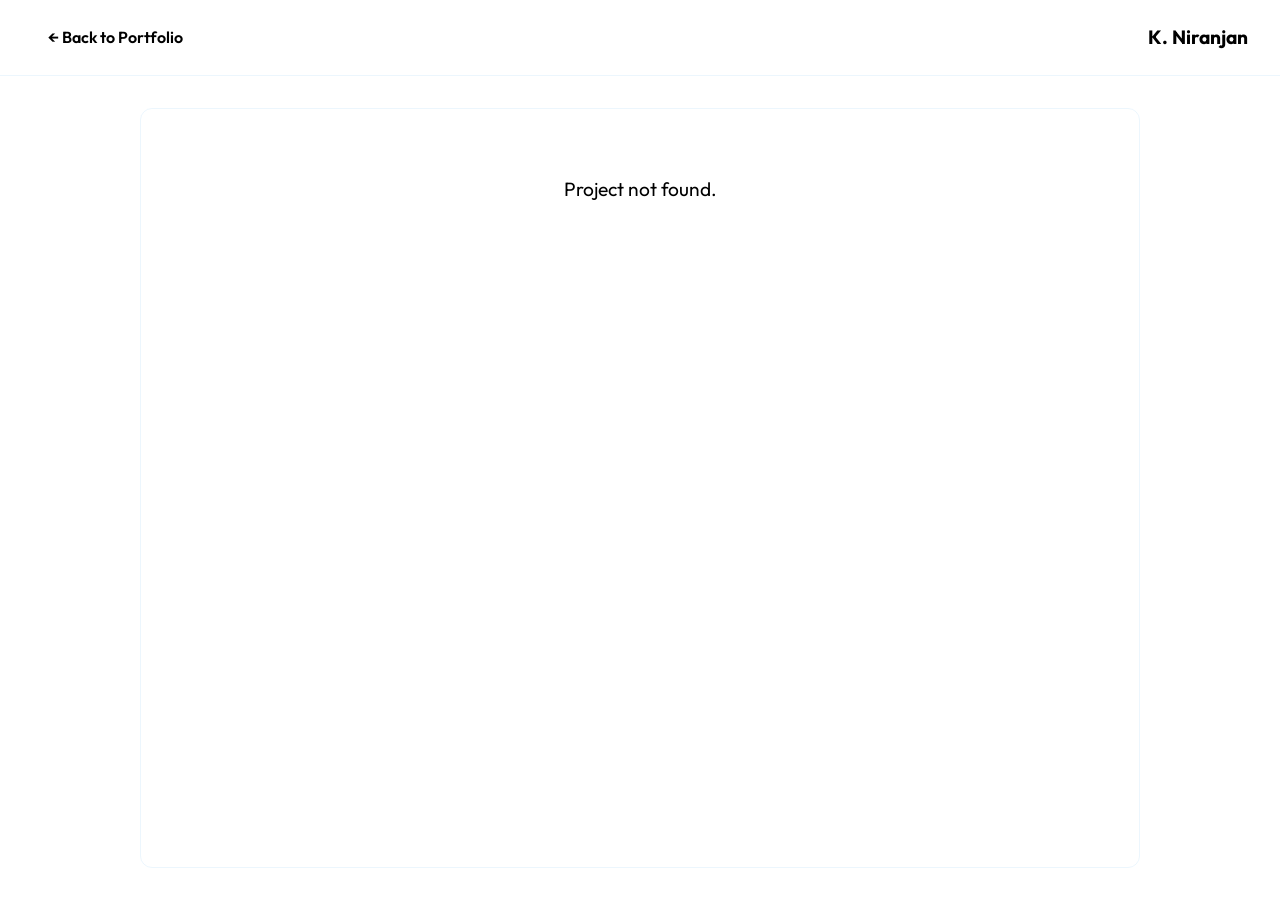
<file: project.html>
<!DOCTYPE html>
<html lang="en">
<head>
  <meta charset="UTF-8">
  <meta name="viewport" content="width=device-width, initial-scale=1.0">
  <title>Project Details | K. Niranjan</title>
  <link rel="preconnect" href="https://fonts.googleapis.com" />
  <link rel="preconnect" href="https://fonts.gstatic.com" crossorigin />
  <link href="https://fonts.googleapis.com/css2?family=Inter:wght@300;400;500;600;700;800;900&family=JetBrains+Mono:wght@400;500;700&family=Outfit:wght@300;400;500;600;700;800&display=swap" rel="stylesheet" />
  <link rel="stylesheet" href="style.css" />
  <link rel="stylesheet" href="project-modal.css" />
  <style>
    /* Adjust modal styles for full page */
    body {
      background-color: var(--bg);
      color: var(--text);
      display: flex;
      flex-direction: column;
      min-height: 100vh;
      margin: 0;
    }
    nav {
      background-color: var(--surface);
      padding: 1rem 2rem;
      display: flex;
      justify-content: space-between;
      align-items: center;
      border-bottom: 1px solid var(--border);
    }
    nav a {
      color: var(--text);
      text-decoration: none;
      font-weight: 500;
      transition: color 0.3s;
    }
    nav a:hover {
      color: var(--primary);
    }
    .page-container {
      flex: 1;
      max-width: 1000px;
      margin: 2rem auto;
      width: 90%;
      background: var(--surface);
      border-radius: 12px;
      border: 1px solid var(--border);
      overflow: hidden;
      display: flex;
      flex-direction: column;
    }
    /* Hide the close button on full page */
    .pm-close { display: none; }
    /* Override absolute positioning of pm-panel */
    .pm-panel {
      position: relative;
      top: 0; left: 0; right: 0; bottom: 0;
      width: 100%;
      height: auto;
      max-height: none;
      border-radius: 0;
      transform: none;
      border: none;
    }
    #error-msg {
      text-align: center;
      padding: 4rem;
      font-size: 1.2rem;
      color: var(--text-muted);
    }
    .back-btn {
      display: inline-flex;
      align-items: center;
      gap: 0.5rem;
      font-weight: 600;
      color: var(--text);
      text-decoration: none;
      padding: 0.5rem 1rem;
      border-radius: 6px;
      background: rgba(255, 255, 255, 0.05);
      transition: all 0.2s;
    }
    .back-btn:hover {
      background: rgba(255, 255, 255, 0.1);
      color: var(--primary);
    }
  </style>
</head>
<body>

  <nav>
    <a href="index.html" class="back-btn">← Back to Portfolio</a>
    <div style="font-family: var(--font-heading); font-weight: 700; font-size: 1.2rem;">K. Niranjan</div>
  </nav>

  <div class="page-container" id="main-container">
    <div id="error-msg" style="display: none;">Project not found.</div>
    <div class="pm-panel" id="project-panel" style="display: none;">
      <div class="pm-header">
        <div class="pm-header-icon" id="pm-icon"></div>
        <div class="pm-header-text">
          <h2 id="pm-title"></h2>
          <p id="pm-sub"></p>
        </div>
      </div>
      <div class="pm-tabs">
        <button class="pm-tab active" data-tab="overview">📋 Overview</button>
        <button class="pm-tab" data-tab="diagram">🔷 Block Diagram</button>
        <button class="pm-tab" data-tab="components">🔩 Components</button>
        <button class="pm-tab" data-tab="connections">🔌 Connections</button>
        <button class="pm-tab" data-tab="code">💻 Code</button>
        <button class="pm-tab" data-tab="working">⚙️ Working</button>
      </div>
      <div class="pm-content">
        <div id="pm-overview" class="pm-section active">
          <p class="pm-section-title">Project Overview</p>
          <p class="pm-overview-desc" id="pm-desc"></p>
          <p class="pm-section-title">Key Features</p>
          <div class="pm-feature-list" id="pm-features"></div>
          <div class="pm-spacer"></div>
          <p class="pm-section-title">Tech Stack</p>
          <div class="pm-tag-row" id="pm-tags"></div>
        </div>
        <div id="pm-diagram-section" class="pm-section">
          <p class="pm-section-title">Block Diagram</p>
          <div class="pm-diagram" id="pm-diagram"></div>
        </div>
        <div id="pm-components" class="pm-section">
          <p class="pm-section-title">Components List</p>
        </div>
        <div id="pm-connections" class="pm-section">
          <p class="pm-section-title">Wiring &amp; Connections</p>
        </div>
        <div id="pm-code-section" class="pm-section">
          <p class="pm-section-title">Code Snippet</p>
          <div class="pm-code-block">
            <div class="pm-code-bar">
              <div class="pm-dot r"></div><div class="pm-dot y"></div><div class="pm-dot g"></div>
              <span id="pm-code-lang">Arduino / Python</span>
            </div>
            <pre id="pm-code"></pre>
          </div>
        </div>
        <div id="pm-working" class="pm-section">
          <p class="pm-section-title">How It Works</p>
        </div>
      </div>
    </div>
  </div>

  <script src="project-modal.js"></script>
  <script>
    document.addEventListener("DOMContentLoaded", () => {
      const urlParams = new URLSearchParams(window.location.search);
      const projId = urlParams.get('id');

      const err = document.getElementById('error-msg');
      const panel = document.getElementById('project-panel');

      if (projId && typeof PROJECTS !== 'undefined' && PROJECTS[projId]) {
        // We can just reuse openModal since it calls renderModal and switchTab
        // We also want to display the panel
        panel.style.display = 'block';
        openModal(projId);
      } else {
        err.style.display = 'block';
      }
    });
  </script>
</body>
</html>
</file>
<file: style.css>
/* ──────────────────────────────────────────────
   NIRANJAN PORTFOLIO — style.css
   ────────────────────────────────────────────── */

/* ── Design Tokens ── */
:root {
  --bg-base:      #090d1a;
  --bg-card:      #0f1629;
  --bg-card-alt:  #121a2e;
  --border:       rgba(99,179,237,0.12);
  --border-glow:  rgba(99,179,237,0.35);

  --accent:       #4da8ff;
  --accent-glow:  rgba(77,168,255,0.25);
  --accent2:      #7c5cfc;
  --accent3:      #00e5b3;

  --text-1:       #edf2ff;
  --text-2:       #a0aec0;
  --text-3:       #718096;

  --font-sans:    'Outfit', 'Inter', sans-serif;
  --font-mono:    'JetBrains Mono', monospace;

  --radius-sm:    8px;
  --radius-md:    14px;
  --radius-lg:    22px;
  --radius-xl:    32px;

  --shadow-card:  0 4px 32px rgba(0,0,0,0.45);
  --shadow-glow:  0 0 40px rgba(77,168,255,0.15);

  --transition:   0.3s ease;
}

/* ── Reset ── */
*, *::before, *::after { box-sizing: border-box; margin: 0; padding: 0; }
html { scroll-behavior: smooth; scroll-padding-top: 80px; }
body {
  background: var(--bg-base);
  color: var(--text-1);
  font-family: var(--font-sans);
  line-height: 1.7;
  overflow-x: hidden;
}
a { color: inherit; text-decoration: none; }
ul { list-style: none; }
img { display: block; max-width: 100%; }

/* ── Utility ── */
.container {
  max-width: 1200px;
  margin: 0 auto;
  padding: 0 24px;
}
.section {
  padding: 100px 0;
}
.section-label {
  font-family: var(--font-mono);
  font-size: 0.78rem;
  color: var(--accent);
  letter-spacing: 0.18em;
  text-transform: uppercase;
  margin-bottom: 12px;
  opacity: 0.9;
}
.section-title {
  font-size: clamp(2rem, 4vw, 3rem);
  font-weight: 800;
  line-height: 1.15;
  margin-bottom: 16px;
  background: linear-gradient(135deg, var(--text-1) 60%, var(--accent));
  -webkit-background-clip: text;
  -webkit-text-fill-color: transparent;
  background-clip: text;
}
.section-sub {
  color: var(--text-2);
  font-size: 1.05rem;
  max-width: 600px;
  margin-bottom: 56px;
}

/* ── NAVBAR ── */
#navbar {
  position: fixed;
  top: 0; left: 0; right: 0;
  z-index: 1000;
  padding: 0 24px;
  transition: background var(--transition), box-shadow var(--transition);
}
#navbar.scrolled {
  background: rgba(9,13,26,0.92);
  backdrop-filter: blur(20px);
  -webkit-backdrop-filter: blur(20px);
  box-shadow: 0 1px 0 var(--border);
}
.nav-inner {
  max-width: 1200px;
  margin: 0 auto;
  display: flex;
  align-items: center;
  justify-content: space-between;
  height: 72px;
}
.nav-logo {
  font-size: 1.3rem;
  font-weight: 800;
  display: flex;
  align-items: center;
  gap: 8px;
  letter-spacing: -0.01em;
}
.logo-dot {
  width: 10px; height: 10px;
  border-radius: 50%;
  background: var(--accent);
  box-shadow: 0 0 10px var(--accent);
}
.nav-links {
  display: flex;
  gap: 32px;
  align-items: center;
}
.nav-links a {
  font-size: 0.92rem;
  font-weight: 500;
  color: var(--text-2);
  transition: color var(--transition);
}
.nav-links a:hover { color: var(--text-1); }
.nav-cta {
  background: var(--accent);
  color: #0a0f20 !important;
  padding: 8px 20px;
  border-radius: 50px;
  font-weight: 700 !important;
  transition: opacity var(--transition), transform var(--transition) !important;
}
.nav-cta:hover { opacity: 0.88; transform: translateY(-1px); }
.hamburger {
  display: none;
  flex-direction: column;
  gap: 5px;
  background: none;
  border: none;
  cursor: pointer;
  padding: 4px;
}
.hamburger span {
  display: block;
  width: 24px; height: 2px;
  background: var(--text-1);
  border-radius: 2px;
  transition: var(--transition);
}

/* ── HERO ── */
.hero-section {
  min-height: 100vh;
  display: flex;
  align-items: center;
  justify-content: space-between;
  padding: 100px 60px 60px;
  position: relative;
  overflow: hidden;
  gap: 40px;
  max-width: 1400px;
  margin: 0 auto;
}
.hero-bg-grid {
  position: fixed;
  inset: 0;
  background-image:
    linear-gradient(rgba(77,168,255,0.04) 1px, transparent 1px),
    linear-gradient(90deg, rgba(77,168,255,0.04) 1px, transparent 1px);
  background-size: 48px 48px;
  pointer-events: none;
  z-index: 0;
}
.hero-orb {
  position: absolute;
  border-radius: 50%;
  pointer-events: none;
  filter: blur(100px);
  animation: float-orb 8s ease-in-out infinite;
}
.orb1 { width: 500px; height: 500px; background: rgba(77,168,255,0.10); top: -100px; left: -100px; animation-delay: 0s; }
.orb2 { width: 400px; height: 400px; background: rgba(124,92,252,0.10); bottom: 0; right: 100px; animation-delay: 3s; }
.orb3 { width: 300px; height: 300px; background: rgba(0,229,179,0.07); top: 50%; right: -50px; animation-delay: 6s; }
@keyframes float-orb {
  0%, 100% { transform: translate(0,0) scale(1); }
  50%       { transform: translate(20px, -20px) scale(1.05); }
}
.hero-content {
  position: relative;
  z-index: 2;
  max-width: 620px;
}
.hero-badge {
  display: inline-flex;
  align-items: center;
  gap: 8px;
  background: rgba(77,168,255,0.10);
  border: 1px solid var(--border-glow);
  padding: 6px 16px;
  border-radius: 50px;
  font-size: 0.82rem;
  font-family: var(--font-mono);
  color: var(--accent);
  margin-bottom: 28px;
  letter-spacing: 0.05em;
}
.badge-dot {
  width: 7px; height: 7px;
  border-radius: 50%;
  background: var(--accent3);
}
.badge-dot.pulse {
  animation: pulse-glow 2s ease-in-out infinite;
}
@keyframes pulse-glow {
  0%, 100% { box-shadow: 0 0 0 0 rgba(0,229,179,0.7); }
  50%       { box-shadow: 0 0 0 6px rgba(0,229,179,0); }
}
.hero-name {
  font-size: clamp(3.5rem, 8vw, 6rem);
  font-weight: 900;
  line-height: 1;
  letter-spacing: -0.03em;
  margin-bottom: 12px;
  background: linear-gradient(135deg, #fff 40%, var(--accent) 80%, var(--accent2));
  -webkit-background-clip: text;
  -webkit-text-fill-color: transparent;
  background-clip: text;
}
.hero-title {
  font-size: clamp(1.1rem, 2.5vw, 1.5rem);
  font-weight: 500;
  color: var(--text-2);
  margin-bottom: 24px;
  letter-spacing: 0.01em;
}
.hero-tagline {
  font-size: 1.15rem;
  font-style: italic;
  color: var(--text-2);
  margin-bottom: 40px;
  display: flex;
  flex-direction: column;
  gap: 4px;
  border-left: 3px solid var(--accent);
  padding-left: 18px;
}
.tagline-line { opacity: 0.85; }
.hero-actions {
  display: flex;
  gap: 16px;
  flex-wrap: wrap;
  margin-bottom: 56px;
}
.btn {
  padding: 14px 32px;
  border-radius: 50px;
  font-weight: 700;
  font-size: 0.95rem;
  cursor: pointer;
  transition: all var(--transition);
  border: none;
  display: inline-flex;
  align-items: center;
  gap: 8px;
}
.btn-primary {
  background: linear-gradient(135deg, var(--accent), var(--accent2));
  color: #fff;
  box-shadow: 0 8px 32px rgba(77,168,255,0.3);
}
.btn-primary:hover { transform: translateY(-2px); box-shadow: 0 12px 40px rgba(77,168,255,0.45); }
.btn-outline {
  background: transparent;
  border: 1.5px solid var(--border-glow);
  color: var(--text-1);
}
.btn-outline:hover { border-color: var(--accent); color: var(--accent); }
.hero-scroll-hint {
  display: flex;
  align-items: center;
  gap: 12px;
  color: var(--text-3);
  font-size: 0.82rem;
  font-family: var(--font-mono);
  letter-spacing: 0.05em;
}
.scroll-mouse {
  width: 22px; height: 36px;
  border: 1.5px solid var(--text-3);
  border-radius: 12px;
  display: flex;
  justify-content: center;
  padding-top: 6px;
}
.scroll-wheel {
  width: 3px; height: 8px;
  background: var(--text-3);
  border-radius: 3px;
  animation: scroll-wheel 2s ease-in-out infinite;
}
@keyframes scroll-wheel {
  0% { transform: translateY(0); opacity: 1; }
  100% { transform: translateY(8px); opacity: 0; }
}

/* ── Hero Visual (Code Card) ── */
.hero-visual {
  position: relative;
  z-index: 2;
  flex-shrink: 0;
}
.circuit-card {
  background: var(--bg-card);
  border: 1px solid var(--border);
  border-radius: var(--radius-lg);
  width: 360px;
  overflow: hidden;
  box-shadow: var(--shadow-card), var(--shadow-glow);
  animation: float-card 6s ease-in-out infinite;
}
@keyframes float-card {
  0%, 100% { transform: translateY(0); }
  50%       { transform: translateY(-12px); }
}
.circuit-header {
  display: flex;
  align-items: center;
  gap: 8px;
  padding: 14px 18px;
  background: rgba(255,255,255,0.03);
  border-bottom: 1px solid var(--border);
}
.circuit-dot { width: 12px; height: 12px; border-radius: 50%; }
.circuit-dot.red    { background: #ff5f57; }
.circuit-dot.yellow { background: #febc2e; }
.circuit-dot.green  { background: #28c840; }
.circuit-title {
  margin-left: auto;
  font-family: var(--font-mono);
  font-size: 0.76rem;
  color: var(--text-3);
}
.circuit-body {
  padding: 20px 22px 24px;
  font-family: var(--font-mono);
  font-size: 0.88rem;
  line-height: 2;
}
.code-line { display: flex; gap: 6px; }
.code-line.indent { padding-left: 20px; }
.kw  { color: #c792ea; }
.var { color: #82aaff; }
.key { color: #80cbc4; }
.str { color: #c3e88d; }
.bool{ color: #f78c6c; }
.blink-line .kw {
  animation: blink 1.2s step-start infinite;
}
@keyframes blink { 50% { opacity: 0; } }

/* ── ABOUT ── */
.about-section { background: var(--bg-base); }
.about-grid {
  display: grid;
  grid-template-columns: 320px 1fr;
  gap: 56px;
  align-items: stretch;  /* photo stretches to match text height */
  margin-bottom: 36px;
}

/* Photo column — fills exactly the height of the text column */
.about-photo-col {
  display: flex;
}
.about-photo-col .about-avatar-portrait {
  width: 100%;
  flex: 1;
  aspect-ratio: unset;   /* remove fixed ratio — let height be driven by text */
  min-height: 420px;
}
.about-lead {
  font-size: 1.18rem;
  color: var(--text-1);
  margin-bottom: 22px;
  line-height: 1.85;
}
.about-text p {
  color: var(--text-2);
  margin-bottom: 18px;
  font-size: 1.05rem;
  line-height: 1.8;
}
.about-stats {
  display: flex;
  gap: 20px;
  margin-top: 32px;
  flex-wrap: wrap;
}
.stat-card {
  background: var(--bg-card);
  border: 1px solid var(--border);
  border-radius: var(--radius-md);
  padding: 20px 28px;
  text-align: center;
  flex: 1;
  min-width: 100px;
  transition: border-color var(--transition), transform var(--transition);
}
.stat-card:hover { border-color: var(--border-glow); transform: translateY(-3px); }
.stat-num {
  display: block;
  font-size: 2rem;
  font-weight: 900;
  color: var(--accent);
  line-height: 1;
  margin-bottom: 6px;
}
.stat-label {
  font-size: 0.78rem;
  color: var(--text-3);
  text-transform: uppercase;
  letter-spacing: 0.1em;
}
.about-visual { display: flex; justify-content: center; }
.about-card-wrap {
  display: flex;
  flex-direction: column;
  align-items: center;
  gap: 24px;
  width: 100%;
}

/* Full-width horizontal chip row below the about grid */
.about-chips-row {
  display: flex;
  flex-wrap: wrap;
  gap: 12px;
  justify-content: flex-start;
  padding-top: 8px;
}

/* Portrait photo styles */
.about-avatar-portrait {
  width: 100%;
  position: relative;
  border-radius: var(--radius-lg);
  overflow: hidden;
  border: 2px solid var(--border-glow);
  box-shadow: 0 8px 60px rgba(77,168,255,0.18), 0 0 0 1px rgba(77,168,255,0.08);
  aspect-ratio: 3 / 4;   /* default — overridden inside .about-photo-col */
  background: var(--bg-card);
  transition: box-shadow 0.4s ease, transform 0.4s ease;
}
.about-avatar-portrait:hover {
  transform: translateY(-4px);
  box-shadow: 0 16px 80px rgba(77,168,255,0.28), 0 0 0 1px rgba(77,168,255,0.15);
}
.profile-photo-portrait {
  width: 100%;
  height: 100%;
  object-fit: cover;
  object-position: center top;
  display: block;
  border-radius: inherit;
  transition: transform 0.5s ease;
}
.about-avatar-portrait:hover .profile-photo-portrait {
  transform: scale(1.04);
}
.portrait-glow {
  position: absolute;
  bottom: -20px;
  left: 50%;
  transform: translateX(-50%);
  width: 80%;
  height: 60px;
  background: var(--accent);
  opacity: 0.12;
  filter: blur(30px);
  border-radius: 50%;
  pointer-events: none;
}

/* Legacy circular avatar kept for fallback */
.about-avatar {
  width: 160px; height: 160px;
  border-radius: 50%;
  background: linear-gradient(135deg, var(--bg-card), var(--bg-card-alt));
  border: 2px solid var(--border-glow);
  display: flex;
  align-items: center;
  justify-content: center;
  box-shadow: 0 0 60px rgba(77,168,255,0.15);
  overflow: hidden;
  position: relative;
}
.avatar-placeholder {
  display: flex;
  align-items: center;
  justify-content: center;
  width: 100%; height: 100%;
  position: relative;
}
.avatar-placeholder svg { position: absolute; inset: 0; width: 100%; height: 100%; }
.avatar-placeholder > span {
  font-size: 3.5rem;
  font-weight: 900;
  color: var(--accent);
  position: relative;
  z-index: 1;
  text-shadow: 0 0 20px rgba(77,168,255,0.5);
}
.profile-photo {
  width: 100%;
  height: 100%;
  object-fit: cover;
  object-position: center top;
  border-radius: 50%;
  transition: transform 0.4s ease;
}
.about-avatar:hover .profile-photo {
  transform: scale(1.05);
}
.trait-chips {
  display: flex;
  flex-wrap: wrap;
  gap: 10px;
  justify-content: center;
  max-width: 280px;
}
.chip {
  background: rgba(77,168,255,0.08);
  border: 1px solid var(--border);
  border-radius: 50px;
  padding: 6px 14px;
  font-size: 0.82rem;
  color: var(--text-2);
  transition: all var(--transition);
}
.chip:hover { border-color: var(--accent); color: var(--text-1); background: rgba(77,168,255,0.15); }

/* ── SKILLS ── */
.skills-section {
  background: linear-gradient(180deg, var(--bg-base) 0%, var(--bg-card-alt) 100%);
}
.skills-grid {
  display: grid;
  grid-template-columns: repeat(auto-fit, minmax(280px, 1fr));
  gap: 28px;
}
.skill-category {
  background: var(--bg-card);
  border: 1px solid var(--border);
  border-radius: var(--radius-lg);
  padding: 32px 28px;
  transition: border-color var(--transition), transform var(--transition), box-shadow var(--transition);
}
.skill-category:hover {
  border-color: var(--border-glow);
  transform: translateY(-4px);
  box-shadow: var(--shadow-glow);
}
.skill-cat-icon {
  font-size: 2rem;
  margin-bottom: 14px;
}
.skill-category h3 {
  font-size: 1.1rem;
  font-weight: 700;
  color: var(--text-1);
  margin-bottom: 24px;
}
.skill-list { 
  display: flex; 
  flex-wrap: wrap; 
  gap: 12px; 
}
.skill-list li { 
  display: block; 
}
.skill-name { 
  display: inline-flex;
  align-items: center;
  font-size: 0.9rem;
  font-weight: 500;
  color: var(--text-1);
  background: linear-gradient(145deg, rgba(255,255,255,0.03), rgba(255,255,255,0.01));
  border: 1px solid rgba(77,168,255,0.15);
  padding: 10px 20px;
  border-radius: 100px;
  box-shadow: 0 4px 15px rgba(0,0,0,0.15);
  backdrop-filter: blur(10px);
  -webkit-backdrop-filter: blur(10px);
  transition: all 0.4s cubic-bezier(0.175, 0.885, 0.32, 1.275);
  cursor: default;
}
.skill-name:hover {
  background: linear-gradient(145deg, rgba(77,168,255,0.15), rgba(124,92,252,0.15));
  border-color: rgba(77,168,255,0.4);
  color: #fff;
  transform: translateY(-4px) scale(1.03);
  box-shadow: 0 10px 25px rgba(77,168,255,0.25), inset 0 0 15px rgba(124,92,252,0.15);
}

/* ── PROJECTS ── */
.projects-section { background: var(--bg-base); }
.projects-grid {
  display: grid;
  grid-template-columns: repeat(auto-fit, minmax(340px, 1fr));
  gap: 28px;
}
.project-card {
  background: var(--bg-card);
  border: 1px solid var(--border);
  border-radius: var(--radius-lg);
  padding: 32px 28px;
  position: relative;
  transition: border-color var(--transition), transform var(--transition), box-shadow var(--transition);
  display: flex;
  flex-direction: column;
  gap: 16px;
}
.project-card:hover {
  border-color: var(--border-glow);
  transform: translateY(-4px);
  box-shadow: var(--shadow-glow);
}
.project-number {
  font-family: var(--font-mono);
  font-size: 0.72rem;
  color: var(--accent);
  opacity: 0.7;
  letter-spacing: 0.1em;
}
.project-icon { font-size: 2.4rem; line-height: 1; }
.project-title {
  font-size: 1.2rem;
  font-weight: 700;
  color: var(--text-1);
  line-height: 1.3;
}
.project-objective {
  font-size: 0.9rem;
  color: var(--text-2);
  line-height: 1.6;
}
.project-objective strong { color: var(--text-1); }
.project-tags {
  display: flex;
  flex-wrap: wrap;
  gap: 7px;
}
.project-tags span {
  background: rgba(77,168,255,0.08);
  border: 1px solid var(--border);
  padding: 3px 10px;
  border-radius: 50px;
  font-size: 0.76rem;
  color: var(--accent);
  font-family: var(--font-mono);
}
.project-detail {
  display: none;
  flex-direction: column;
  gap: 16px;
  margin-top: 8px;
  padding-top: 16px;
  border-top: 1px solid var(--border);
  animation: fade-in 0.35s ease;
}
.project-detail.open { display: flex; }
@keyframes fade-in { from { opacity: 0; transform: translateY(8px); } to { opacity: 1; transform: translateY(0); } }
.detail-row { display: flex; flex-direction: column; gap: 6px; }
.detail-row strong { font-size: 0.88rem; color: var(--text-1); }
.detail-row p { font-size: 0.88rem; color: var(--text-2); line-height: 1.65; }
.detail-row ul { list-style: none; display: flex; flex-direction: column; gap: 4px; padding-left: 4px; }
.detail-row ul li {
  font-size: 0.88rem;
  color: var(--text-2);
  padding-left: 14px;
  position: relative;
}
.detail-row ul li::before {
  content: '›';
  position: absolute;
  left: 0;
  color: var(--accent);
}
.project-toggle {
  margin-top: auto;
  background: none;
  border: 1px solid var(--border);
  border-radius: 50px;
  padding: 8px 18px;
  color: var(--text-2);
  font-size: 0.82rem;
  cursor: pointer;
  transition: all var(--transition);
  align-self: flex-start;
  font-family: var(--font-sans);
}
.project-toggle:hover { border-color: var(--accent); color: var(--accent); }
.project-toggle.open { border-color: var(--accent); color: var(--accent); }

/* ── MAKER CIRCUIT ── */
.maker-section {
  background: linear-gradient(135deg, #0a0f22 0%, #0d1430 60%, #10192e 100%);
  position: relative;
  overflow: hidden;
}
.maker-section::before {
  content: '';
  position: absolute;
  inset: -1px;
  border-top: 1px solid var(--border);
  border-bottom: 1px solid var(--border);
  pointer-events: none;
}
.maker-hero {
  display: flex;
  gap: 60px;
  align-items: flex-start;
}
.maker-badge-wrap {
  flex-shrink: 0;
  display: flex;
  flex-direction: column;
  align-items: center;
}
.maker-badge {
  width: 96px; height: 96px;
  border-radius: var(--radius-md);
  background: linear-gradient(135deg, rgba(77,168,255,0.15), rgba(124,92,252,0.15));
  border: 1px solid var(--border-glow);
  display: flex;
  align-items: center;
  justify-content: center;
  box-shadow: 0 0 40px rgba(77,168,255,0.2);
}
.maker-icon { width: 52px; height: 52px; color: var(--accent); }
.maker-title {
  font-size: clamp(2rem, 4vw, 3rem);
  font-weight: 900;
  background: linear-gradient(135deg, var(--text-1), var(--accent), var(--accent2));
  -webkit-background-clip: text;
  -webkit-text-fill-color: transparent;
  background-clip: text;
  margin-bottom: 6px;
  letter-spacing: -0.02em;
}
.maker-subtitle {
  font-family: var(--font-mono);
  color: var(--accent);
  font-size: 0.82rem;
  letter-spacing: 0.12em;
  margin-bottom: 20px;
}
.maker-desc {
  color: var(--text-2);
  font-size: 1.02rem;
  line-height: 1.75;
  max-width: 650px;
  margin-bottom: 36px;
}
.maker-desc strong { color: var(--text-1); }
.maker-pillars {
  display: grid;
  grid-template-columns: repeat(3, 1fr);
  gap: 18px;
  margin-bottom: 36px;
}
.pillar {
  background: var(--bg-card);
  border: 1px solid var(--border);
  border-radius: var(--radius-md);
  padding: 24px 20px;
  transition: border-color var(--transition), transform var(--transition);
}
.pillar:hover { border-color: var(--border-glow); transform: translateY(-3px); }
.pillar-icon { font-size: 1.8rem; margin-bottom: 10px; }
.pillar h4 { font-size: 1.05rem; font-weight: 700; color: var(--text-1); margin-bottom: 8px; }
.pillar p { font-size: 0.86rem; color: var(--text-2); line-height: 1.65; }
.maker-vision {
  background: linear-gradient(135deg, rgba(77,168,255,0.07), rgba(124,92,252,0.07));
  border: 1px solid var(--border-glow);
  border-radius: var(--radius-md);
  padding: 24px 28px;
}
.maker-vision h4 {
  font-size: 1rem;
  font-weight: 700;
  color: var(--text-1);
  margin-bottom: 10px;
}
.maker-vision p { font-size: 0.92rem; color: var(--text-2); line-height: 1.75; }

/* ── WHAT MAKES ME DIFFERENT ── */
.different-section { background: var(--bg-base); }
.diff-grid {
  display: grid;
  grid-template-columns: repeat(auto-fit, minmax(260px, 1fr));
  gap: 24px;
}
.diff-card {
  background: var(--bg-card);
  border: 1px solid var(--border);
  border-radius: var(--radius-lg);
  padding: 32px 28px;
  position: relative;
  overflow: hidden;
  transition: border-color var(--transition), transform var(--transition), box-shadow var(--transition);
}
.diff-card:hover {
  border-color: var(--border-glow);
  transform: translateY(-4px);
  box-shadow: var(--shadow-glow);
}
.diff-card::before {
  content: '';
  position: absolute;
  inset: 0;
  background: linear-gradient(135deg, rgba(77,168,255,0.04), transparent);
  pointer-events: none;
}
.diff-num {
  font-family: var(--font-mono);
  font-size: 0.7rem;
  color: var(--accent);
  opacity: 0.6;
  letter-spacing: 0.15em;
  margin-bottom: 12px;
}
.diff-icon { font-size: 2rem; margin-bottom: 14px; }
.diff-card h3 {
  font-size: 1.08rem;
  font-weight: 700;
  color: var(--text-1);
  margin-bottom: 12px;
  line-height: 1.3;
}
.diff-card p { font-size: 0.9rem; color: var(--text-2); line-height: 1.7; }

/* ── EDUCATION ── */
.education-section {
  background: linear-gradient(180deg, var(--bg-base) 0%, var(--bg-card-alt) 100%);
}
.edu-timeline { display: flex; flex-direction: column; gap: 0; }
.edu-item {
  display: flex;
  gap: 28px;
  position: relative;
}
.edu-marker {
  display: flex;
  flex-direction: column;
  align-items: center;
  flex-shrink: 0;
  padding-top: 6px;
}
.edu-dot {
  width: 14px; height: 14px;
  border-radius: 50%;
  background: var(--accent);
  border: 2px solid var(--bg-base);
  box-shadow: 0 0 0 3px rgba(77,168,255,0.25);
  flex-shrink: 0;
}
.edu-item.current .edu-dot {
  box-shadow: 0 0 0 4px rgba(77,168,255,0.3), 0 0 20px rgba(77,168,255,0.4);
  animation: pulse-edu 2.5s ease-in-out infinite;
}
@keyframes pulse-edu {
  0%, 100% { box-shadow: 0 0 0 3px rgba(77,168,255,0.3); }
  50%       { box-shadow: 0 0 0 8px rgba(77,168,255,0.08); }
}
.edu-line {
  width: 1px;
  flex-grow: 1;
  background: var(--border);
  margin: 8px 0;
  min-height: 40px;
}
.edu-card {
  background: var(--bg-card);
  border: 1px solid var(--border);
  border-radius: var(--radius-md);
  padding: 28px 28px 32px;
  margin-bottom: 24px;
  flex: 1;
  position: relative;
  transition: border-color var(--transition);
}
.edu-card:hover { border-color: var(--border-glow); }
.edu-item.current .edu-card {
  border-color: rgba(77,168,255,0.3);
  box-shadow: 0 0 40px rgba(77,168,255,0.08);
}
.edu-badge {
  display: inline-flex;
  background: rgba(0,229,179,0.12);
  border: 1px solid rgba(0,229,179,0.3);
  color: var(--accent3);
  font-size: 0.72rem;
  font-family: var(--font-mono);
  letter-spacing: 0.1em;
  padding: 3px 12px;
  border-radius: 50px;
  margin-bottom: 12px;
}
.edu-card h3 {
  font-size: 1.15rem;
  font-weight: 700;
  color: var(--text-1);
  margin-bottom: 10px;
}
.edu-institution,
.edu-sub-inst,
.edu-year,
.edu-cgpa {
  font-size: 0.9rem;
  color: var(--text-2);
  margin-bottom: 4px;
}
.edu-sub-inst { font-style: italic; opacity: 0.8; }
.edu-highlights {
  display: flex;
  flex-wrap: wrap;
  gap: 8px;
  margin-top: 16px;
}
.edu-highlights span {
  background: rgba(77,168,255,0.08);
  border: 1px solid var(--border);
  border-radius: 50px;
  padding: 4px 12px;
  font-size: 0.78rem;
  color: var(--accent);
  font-family: var(--font-mono);
}

/* ── FEATURED PROJECT ── */
.project-card.featured-project {
  border-color: rgba(0,229,179,0.35);
  box-shadow: 0 0 40px rgba(0,229,179,0.08);
  background: linear-gradient(135deg, var(--bg-card) 80%, rgba(0,229,179,0.04));
}
.project-card.featured-project .project-number {
  color: var(--accent3);
}
.project-card.featured-project:hover {
  border-color: rgba(0,229,179,0.6);
  box-shadow: 0 0 60px rgba(0,229,179,0.15);
}

/* ── CERTIFICATIONS ── */
.cert-section {
  background: linear-gradient(180deg, var(--bg-card-alt) 0%, var(--bg-base) 100%);
}
.cert-grid {
  display: grid;
  grid-template-columns: repeat(auto-fit, minmax(240px, 1fr));
  gap: 24px;
}
.cert-card {
  background: var(--bg-card);
  border: 1px solid var(--border);
  border-radius: var(--radius-lg);
  padding: 32px 26px;
  text-align: center;
  transition: border-color var(--transition), transform var(--transition), box-shadow var(--transition);
  position: relative;
  overflow: hidden;
}
.cert-card::before {
  content: '';
  position: absolute;
  inset: 0;
  background: linear-gradient(135deg, rgba(77,168,255,0.04), transparent);
  pointer-events: none;
}
.cert-card:hover {
  border-color: var(--border-glow);
  transform: translateY(-4px);
  box-shadow: var(--shadow-glow);
}
.cert-icon {
  font-size: 2.4rem;
  margin-bottom: 16px;
  display: block;
}
.cert-card h3 {
  font-size: 1.05rem;
  font-weight: 700;
  color: var(--text-1);
  margin-bottom: 10px;
  line-height: 1.3;
}
.cert-card p {
  font-size: 0.87rem;
  color: var(--text-2);
  line-height: 1.65;
}

/* ── CONTACT ── */
.contact-section { background: var(--bg-base); }
.contact-address {
  display: flex;
  align-items: center;
  gap: 18px;
  background: linear-gradient(135deg, rgba(77,168,255,0.07), rgba(124,92,252,0.05));
  border: 1px solid var(--border-glow);
  border-radius: var(--radius-md);
  padding: 20px 24px;
  margin-bottom: 24px;
}
.contact-address .contact-icon {
  background: rgba(77,168,255,0.12);
}
.contact-address .contact-value {
  font-size: 0.95rem;
}
.contact-grid {
  display: grid;
  grid-template-columns: repeat(auto-fit, minmax(260px, 1fr));
  gap: 18px;
}
.contact-card {
  display: flex;
  align-items: center;
  gap: 18px;
  background: var(--bg-card);
  border: 1px solid var(--border);
  border-radius: var(--radius-md);
  padding: 24px 22px;
  transition: all var(--transition);
  cursor: pointer;
}
.contact-card:hover {
  border-color: var(--border-glow);
  transform: translateY(-3px);
  box-shadow: var(--shadow-glow);
}
.contact-icon {
  width: 52px; height: 52px;
  border-radius: var(--radius-sm);
  background: rgba(77,168,255,0.1);
  display: flex;
  align-items: center;
  justify-content: center;
  font-size: 1.5rem;
  flex-shrink: 0;
  color: var(--accent);
}
.contact-info {
  display: flex;
  flex-direction: column;
  gap: 3px;
  flex: 1;
}
.contact-label {
  font-size: 0.75rem;
  color: var(--text-3);
  text-transform: uppercase;
  letter-spacing: 0.1em;
  font-family: var(--font-mono);
}
.contact-value {
  font-size: 0.92rem;
  color: var(--text-1);
  font-weight: 500;
}
.contact-arrow {
  color: var(--text-3);
  font-size: 1.2rem;
  transition: transform var(--transition), color var(--transition);
}
.contact-card:hover .contact-arrow { transform: translateX(4px); color: var(--accent); }

/* ── FOOTER ── */
.footer {
  background: var(--bg-card);
  border-top: 1px solid var(--border);
  padding: 40px 0;
}
.footer-inner {
  display: flex;
  flex-direction: column;
  align-items: center;
  gap: 8px;
  text-align: center;
}
.footer-name {
  font-size: 1.3rem;
  font-weight: 800;
  color: var(--accent);
}
.footer-copy, .footer-tagline {
  font-size: 0.85rem;
  color: var(--text-3);
}

/* ── SCROLL REVEAL ── */
.reveal {
  opacity: 0;
  transform: translateY(28px);
  transition: opacity 0.6s ease, transform 0.6s ease;
}
.reveal.visible {
  opacity: 1;
  transform: translateY(0);
}

/* ── RESPONSIVE ── */
@media (max-width: 1020px) {
  .hero-section {
    flex-direction: column;
    padding: 120px 32px 60px;
    min-height: auto;
    gap: 48px;
  }
  .hero-visual { width: 100%; display: flex; justify-content: center; }
  .circuit-card { width: 100%; max-width: 440px; }
  .about-grid { grid-template-columns: 1fr; gap: 32px; align-items: start; }
  .about-photo-col { justify-content: center; }
  .about-photo-col .about-avatar-portrait { max-width: 300px; aspect-ratio: 3 / 4; min-height: unset; }
  .about-chips-row { justify-content: center; }
  .maker-hero { flex-direction: column; gap: 32px; }
  .maker-pillars { grid-template-columns: 1fr; }
}

@media (max-width: 768px) {
  .section { padding: 70px 0; }
  .nav-links { display: none; flex-direction: column; gap: 0; }
  .nav-links.open {
    display: flex;
    position: absolute;
    top: 72px; left: 0; right: 0;
    background: rgba(9,13,26,0.97);
    backdrop-filter: blur(20px);
    border-bottom: 1px solid var(--border);
    padding: 16px 0;
  }
  .nav-links.open li a {
    display: block;
    padding: 12px 28px;
    font-size: 1rem;
  }
  .nav-links.open .nav-cta { margin: 12px 28px 4px; display: inline-block; }
  .hamburger { display: flex; }
  .projects-grid { grid-template-columns: 1fr; }
  .skills-grid { grid-template-columns: 1fr; }
  .diff-grid { grid-template-columns: 1fr; }
  .hero-name { font-size: 3.5rem; }
}

/* ── Scrollbar ── */
::-webkit-scrollbar { width: 6px; }
::-webkit-scrollbar-track { background: var(--bg-base); }
::-webkit-scrollbar-thumb {
  background: linear-gradient(180deg, var(--accent), var(--accent2));
  border-radius: 3px;
}
::-webkit-scrollbar-thumb:hover { background: var(--accent); }

/* ═══════════════════════════════════════════════
   UI/UX ENHANCEMENTS
   ═══════════════════════════════════════════════ */

/* ── Particles Canvas ── */
#particles-canvas {
  position: fixed;
  inset: 0;
  pointer-events: none;
  z-index: 0;
  opacity: 0.45;
}

/* ── Custom Cursor ── */
#cursor-dot {
  width: 6px;
  height: 6px;
  background: var(--accent);
  border-radius: 50%;
  position: fixed;
  pointer-events: none;
  z-index: 9999;
  transform: translate(-50%, -50%);
  transition: width 0.2s, height 0.2s, background 0.2s;
  box-shadow: 0 0 8px var(--accent);
}
#cursor-ring {
  width: 32px;
  height: 32px;
  border: 1.5px solid rgba(77,168,255,0.5);
  border-radius: 50%;
  position: fixed;
  pointer-events: none;
  z-index: 9998;
  transform: translate(-50%, -50%);
  transition: width 0.35s ease, height 0.35s ease, border-color 0.35s ease, transform 0.1s ease;
}
body:has(a:hover) #cursor-ring,
body:has(button:hover) #cursor-ring {
  width: 48px;
  height: 48px;
  border-color: var(--accent);
}
@media (hover: none) {
  #cursor-dot, #cursor-ring { display: none; }
}

/* ── Scroll to Top ── */
#scroll-top {
  position: fixed;
  bottom: 32px;
  right: 32px;
  z-index: 500;
  width: 46px;
  height: 46px;
  border-radius: 50%;
  background: linear-gradient(135deg, var(--accent), var(--accent2));
  border: none;
  color: #fff;
  font-size: 1.2rem;
  cursor: pointer;
  box-shadow: 0 4px 24px rgba(77,168,255,0.4);
  display: flex;
  align-items: center;
  justify-content: center;
  opacity: 0;
  transform: translateY(20px) scale(0.8);
  transition: opacity 0.35s ease, transform 0.35s ease, box-shadow 0.25s ease;
  pointer-events: none;
}
#scroll-top.visible {
  opacity: 1;
  transform: translateY(0) scale(1);
  pointer-events: auto;
}
#scroll-top:hover {
  box-shadow: 0 8px 32px rgba(77,168,255,0.6);
  transform: translateY(-3px) scale(1.05);
}

/* ── Hero Name Shimmer ── */
@keyframes shimmer {
  0%   { background-position: -200% center; }
  100% { background-position: 200% center; }
}
.hero-name {
  background: linear-gradient(
    120deg,
    #fff 20%,
    var(--accent) 40%,
    var(--accent2) 55%,
    #fff 70%
  );
  background-size: 200% auto;
  -webkit-background-clip: text;
  -webkit-text-fill-color: transparent;
  background-clip: text;
  animation: shimmer 4s linear infinite;
}

/* ── Typed Cursor Blink ── */
.typed-cursor {
  display: inline-block;
  color: var(--accent);
  font-weight: 300;
  animation: blink-cursor 0.8s step-end infinite;
  margin-left: 2px;
}
@keyframes blink-cursor {
  0%, 100% { opacity: 1; }
  50%       { opacity: 0; }
}

/* ── Hero Badge Glow Pulse ── */
.hero-badge {
  animation: badge-pulse 3s ease-in-out infinite;
}
@keyframes badge-pulse {
  0%, 100% { box-shadow: 0 0 0 0 rgba(77,168,255,0); }
  50%       { box-shadow: 0 0 20px rgba(77,168,255,0.2); }
}

/* ── Hero Buttons Enhanced ── */
.btn-primary {
  position: relative;
  overflow: hidden;
}
.btn-primary::after {
  content: '';
  position: absolute;
  inset: 0;
  background: linear-gradient(135deg, rgba(255,255,255,0.15), transparent);
  opacity: 0;
  transition: opacity 0.3s;
}
.btn-primary:hover::after { opacity: 1; }

/* ── Nav Active Link ── */
.nav-links a.active-nav {
  color: var(--accent) !important;
  position: relative;
}
.nav-links a.active-nav::after {
  content: '';
  position: absolute;
  bottom: -4px;
  left: 0;
  right: 0;
  height: 2px;
  background: linear-gradient(90deg, var(--accent), var(--accent2));
  border-radius: 2px;
  box-shadow: 0 0 8px var(--accent);
}

/* ── Section Title Decoration ── */
.section-title {
  position: relative;
  display: inline-block;
  padding-bottom: 12px;
}
.section-title::after {
  content: '';
  position: absolute;
  bottom: 0;
  left: 0;
  width: 56px;
  height: 3px;
  background: linear-gradient(90deg, var(--accent), var(--accent2), transparent);
  border-radius: 2px;
}

/* ── Section Label Enhancement ── */
.section-label {
  display: inline-flex;
  align-items: center;
  gap: 8px;
}
.section-label::before {
  content: '';
  display: inline-block;
  width: 18px;
  height: 1px;
  background: var(--accent);
  opacity: 0.7;
}

/* ── Glassmorphism Card Upgrade ── */
.skill-category,
.project-card,
.cert-card,
.diff-card,
.edu-card,
.contact-card {
  backdrop-filter: blur(4px);
  -webkit-backdrop-filter: blur(4px);
}

/* ── Card Shimmer Hover ── */
.skill-category,
.project-card,
.cert-card,
.diff-card {
  position: relative;
  overflow: hidden;
}
.skill-category::after,
.project-card::after,
.cert-card::after,
.diff-card::after {
  content: '';
  position: absolute;
  top: -60%;
  left: -60%;
  width: 40%;
  height: 220%;
  background: linear-gradient(
    105deg,
    transparent,
    rgba(255,255,255,0.04),
    transparent
  );
  transform: skewX(-20deg);
  transition: left 0.6s ease;
  pointer-events: none;
}
.skill-category:hover::after,
.project-card:hover::after,
.cert-card:hover::after,
.diff-card:hover::after {
  left: 120%;
}

/* ── Skill Bar Glow ── */
.skill-bar {
  height: 7px !important;
  border-radius: 10px;
  overflow: visible !important;
  background: rgba(255,255,255,0.05) !important;
  box-shadow: inset 0 1px 3px rgba(0,0,0,0.3);
  position: relative;
}
.skill-fill {
  height: 7px !important;
  border-radius: 10px;
  position: relative;
  box-shadow: 0 0 12px rgba(77,168,255,0.5), 0 0 4px rgba(124,92,252,0.3);
}
.skill-fill::after {
  content: '';
  position: absolute;
  right: -2px;
  top: 50%;
  transform: translateY(-50%);
  width: 10px;
  height: 10px;
  border-radius: 50%;
  background: var(--accent);
  box-shadow: 0 0 10px var(--accent), 0 0 20px rgba(77,168,255,0.4);
  transition: opacity 0.3s;
  opacity: 0;
}
.skill-fill[style*="width"]:not([style*="width: 0"]).skill-fill::after {
  opacity: 1;
}

/* ── Project Card Accent Border ── */
.project-card {
  border-top: 2px solid rgba(77,168,255,0.15);
  transition: border-color var(--transition), border-top-color 0.4s ease,
              transform var(--transition), box-shadow var(--transition);
}
.project-card:hover {
  border-top-color: var(--accent) !important;
}
.project-card.featured-project {
  border-top: 2px solid rgba(0,229,179,0.5) !important;
}

/* ── Project Number Upgrade ── */
.project-number {
  font-size: 0.65rem;
  background: rgba(77,168,255,0.08);
  border: 1px solid rgba(77,168,255,0.15);
  border-radius: 50px;
  padding: 2px 10px;
  display: inline-block;
}

/* ── Project Tags Enhanced ── */
.project-tags span {
  transition: all 0.25s ease;
}
.project-card:hover .project-tags span {
  background: rgba(77,168,255,0.14);
  border-color: rgba(77,168,255,0.3);
}

/* ── Cert Card Icon Glow Ring ── */
.cert-icon {
  display: inline-flex;
  align-items: center;
  justify-content: center;
  width: 72px;
  height: 72px;
  border-radius: 50%;
  background: linear-gradient(135deg, rgba(77,168,255,0.12), rgba(124,92,252,0.12));
  border: 1px solid rgba(77,168,255,0.2);
  font-size: 2rem !important;
  margin-bottom: 20px !important;
  transition: box-shadow 0.3s ease, transform 0.3s ease;
}
.cert-card:hover .cert-icon {
  box-shadow: 0 0 30px rgba(77,168,255,0.35);
  transform: scale(1.1) rotate(5deg);
}

/* ── Contact Icon Colored Gradients ── */
#contact-email .contact-icon    { background: linear-gradient(135deg, rgba(77,168,255,0.15), rgba(77,168,255,0.05)); }
#contact-linkedin .contact-icon { background: linear-gradient(135deg, rgba(10,102,194,0.25), rgba(10,102,194,0.08)); }
#contact-github .contact-icon   { background: linear-gradient(135deg, rgba(255,255,255,0.12), rgba(255,255,255,0.04)); }
#contact-maker .contact-icon    { background: linear-gradient(135deg, rgba(0,229,179,0.2), rgba(0,229,179,0.06)); color: var(--accent3); }

.contact-card {
  position: relative;
  overflow: hidden;
}
.contact-card::before {
  content: '';
  position: absolute;
  inset: 0;
  background: linear-gradient(135deg, rgba(77,168,255,0.03), transparent);
  opacity: 0;
  transition: opacity 0.3s;
}
.contact-card:hover::before { opacity: 1; }

/* ── Stat Card Counter Glow ── */
.stat-num {
  text-shadow: 0 0 20px rgba(77,168,255,0.5);
}

/* ── Diff Card Number Badge ── */
.diff-num {
  display: inline-block;
  background: rgba(77,168,255,0.08);
  border: 1px solid rgba(77,168,255,0.15);
  border-radius: 50px;
  padding: 2px 10px;
  font-size: 0.68rem;
  margin-bottom: 16px;
}

/* ── About Chips Enhanced ── */
.chip {
  transition: all 0.3s cubic-bezier(0.4,0,0.2,1);
}
.chip:hover {
  transform: translateY(-3px) scale(1.05);
  border-color: var(--accent);
  color: var(--text-1);
  background: rgba(77,168,255,0.15);
  box-shadow: 0 4px 16px rgba(77,168,255,0.15);
}

/* ── Education Card Upgrade ── */
.edu-card {
  transition: border-color var(--transition), transform var(--transition), box-shadow var(--transition);
}
.edu-card:hover {
  transform: translateX(6px);
  box-shadow: -4px 0 30px rgba(77,168,255,0.1);
}
.edu-highlights span {
  transition: all 0.25s ease;
}
.edu-highlights span:hover {
  background: rgba(77,168,255,0.15);
  border-color: var(--accent);
  transform: translateY(-2px);
}

/* ── Footer Enhanced ── */
.footer {
  background: linear-gradient(180deg, var(--bg-card) 0%, #070b18 100%);
  border-top: none !important;
  position: relative;
}
.footer::before {
  content: '';
  position: absolute;
  top: 0; left: 0; right: 0;
  height: 1px;
  background: linear-gradient(90deg, transparent, var(--accent), var(--accent2), transparent);
}
.footer-inner { gap: 10px; }
.footer-name {
  background: linear-gradient(135deg, var(--accent), var(--accent2));
  -webkit-background-clip: text;
  -webkit-text-fill-color: transparent;
  background-clip: text;
}

/* ── Maker Badge Glow ── */
.maker-badge {
  animation: maker-glow 3s ease-in-out infinite;
}
@keyframes maker-glow {
  0%, 100% { box-shadow: 0 0 20px rgba(77,168,255,0.15); }
  50%       { box-shadow: 0 0 40px rgba(77,168,255,0.35), 0 0 60px rgba(124,92,252,0.15); }
}

/* ── Pillar Cards Hover ── */
.pillar {
  transition: border-color var(--transition), transform var(--transition), box-shadow var(--transition);
}
.pillar:hover {
  border-color: var(--border-glow);
  transform: translateY(-6px);
  box-shadow: 0 12px 32px rgba(77,168,255,0.12);
}

/* ── Reveal Animation Upgrade ── */
.reveal {
  opacity: 0;
  transform: translateY(32px);
  transition: opacity 0.7s cubic-bezier(0.4,0,0.2,1), transform 0.7s cubic-bezier(0.4,0,0.2,1);
}
.reveal.visible {
  opacity: 1;
  transform: translateY(0);
}

/* ── Section Background Separators ── */
.skills-section::before {
  content: '';
  position: absolute;
  top: 0; left: 0; right: 0;
  height: 1px;
  background: linear-gradient(90deg, transparent, rgba(77,168,255,0.25), transparent);
  pointer-events: none;
}
.skills-section { position: relative; }

/* ── Hover glow on profile photo ── */
.about-avatar-portrait {
  transition: box-shadow 0.5s ease, transform 0.4s ease !important;
}
.about-avatar-portrait:hover {
  box-shadow: 0 20px 80px rgba(77,168,255,0.32), 0 0 0 2px rgba(77,168,255,0.25) !important;
}

/* ── Mobile tweaks ── */
@media (max-width: 768px) {
  #scroll-top { bottom: 20px; right: 20px; width: 40px; height: 40px; font-size: 1rem; }
  .section-title::after { width: 40px; }
}

/* ═══════════════════════════════════════════════
   PREMIUM UI/UX ENHANCEMENTS (V2)
   ═══════════════════════════════════════════════ */

/* Custom Selection */
::selection {
  background: rgba(77,168,255,0.4);
  color: #fff;
}

/* Floating Navbar Override */
#navbar.scrolled {
  top: 16px !important;
  border-radius: 50px;
  max-width: 1150px;
  margin: 0 auto;
  border: 1px solid var(--border-glow);
  box-shadow: 0 10px 40px rgba(0,0,0,0.6), 0 0 20px rgba(77,168,255,0.15);
  left: 24px;
  right: 24px;
  padding: 0 12px;
  transition: all 0.4s cubic-bezier(0.4, 0, 0.2, 1);
}
@media (max-width: 768px) {
  #navbar.scrolled {
    top: 0 !important;
    border-radius: 0;
    left: 0; right: 0;
    max-width: 100%;
  }
}

/* Project Card Mouse Glow */
.project-card {
  --mouse-x: 50%;
  --mouse-y: 50%;
}
.project-card::before {
  content: '';
  position: absolute;
  inset: 0;
  background: radial-gradient(
    600px circle at var(--mouse-x) var(--mouse-y),
    rgba(77,168,255,0.08),
    transparent 40%
  );
  opacity: 0;
  transition: opacity 0.5s;
  pointer-events: none;
  z-index: 0;
}
.project-card:hover::before {
  opacity: 1;
}

/* Floating Animations */
@keyframes premium-float {
  0%, 100% { transform: translateY(0); }
  50% { transform: translateY(-8px); }
}
.contact-icon {
  animation: premium-float 4s ease-in-out infinite;
}
.maker-badge-wrap {
  animation: premium-float 5s ease-in-out infinite reverse;
}

/* Neon Text Shadows */
.skill-pct {
  text-shadow: 0 0 8px rgba(77,168,255,0.8);
}
.project-number {
  text-shadow: 0 0 8px rgba(77,168,255,0.6);
  border-color: rgba(77,168,255,0.3);
}

/* Striped Skill Bar */
.skill-fill::before {
  content: '';
  position: absolute;
  inset: 0;
  background-image: linear-gradient(
    45deg,
    rgba(255,255,255,0.15) 25%,
    transparent 25%,
    transparent 50%,
    rgba(255,255,255,0.15) 50%,
    rgba(255,255,255,0.15) 75%,
    transparent 75%,
    transparent
  );
  background-size: 20px 20px;
  animation: moveStripes 1s linear infinite;
  border-radius: inherit;
  opacity: 0;
  transition: opacity 0.5s;
}
.skill-fill.animated::before {
  opacity: 1;
}
@keyframes moveStripes {
  0% { background-position: 0 0; }
  100% { background-position: 20px 0; }
}

/* Animated Glow Orbs in Background */
.bg-glow-orb {
  position: fixed;
  border-radius: 50%;
  filter: blur(140px);
  z-index: -1;
  opacity: 0.35;
  pointer-events: none;
  animation: float-bg-orb 15s ease-in-out infinite alternate;
}
.bg-glow-orb-1 {
  width: 500px;
  height: 500px;
  background: var(--accent);
  top: -100px;
  left: -200px;
}
.bg-glow-orb-2 {
  width: 400px;
  height: 400px;
  background: var(--accent2);
  bottom: -100px;
  right: -100px;
  animation-delay: -5s;
}
@keyframes float-bg-orb {
  0% { transform: translate(0, 0) scale(1); }
  100% { transform: translate(60px, 80px) scale(1.1); }
}
</file>
<file: project-modal.css>
/* ── PROJECT DETAIL MODAL ── */
.pm-overlay {
  position: fixed;
  inset: 0;
  z-index: 2000;
  background: rgba(5,9,20,0.85);
  backdrop-filter: blur(8px);
  display: flex;
  align-items: flex-start;
  justify-content: flex-end;
  opacity: 0;
  pointer-events: none;
  transition: opacity 0.35s ease;
}
.pm-overlay.open {
  opacity: 1;
  pointer-events: all;
}
.pm-panel {
  width: min(820px, 95vw);
  height: 100vh;
  background: #0b1120;
  border-left: 1px solid rgba(77,168,255,0.18);
  overflow-y: auto;
  transform: translateX(100%);
  transition: transform 0.4s cubic-bezier(0.4,0,0.2,1);
  display: flex;
  flex-direction: column;
}
.pm-overlay.open .pm-panel {
  transform: translateX(0);
}
.pm-header {
  position: sticky;
  top: 0;
  z-index: 10;
  background: #0b1120;
  border-bottom: 1px solid rgba(77,168,255,0.12);
  padding: 20px 32px;
  display: flex;
  align-items: center;
  gap: 16px;
}
.pm-header-icon { font-size: 2rem; }
.pm-header-text { flex: 1; }
.pm-header-text h2 { font-size: 1.25rem; font-weight: 800; color: #edf2ff; line-height: 1.2; }
.pm-header-text p  { font-size: 0.8rem; color: #4da8ff; font-family: monospace; margin-top: 2px; }
.pm-close {
  width: 38px; height: 38px;
  border-radius: 50%;
  border: 1px solid rgba(77,168,255,0.25);
  background: rgba(77,168,255,0.08);
  color: #a0aec0;
  font-size: 1.2rem;
  cursor: pointer;
  display: flex; align-items: center; justify-content: center;
  transition: all 0.2s ease;
  flex-shrink: 0;
}
.pm-close:hover { background: rgba(77,168,255,0.2); color: #edf2ff; }

/* Tabs */
.pm-tabs {
  display: flex;
  gap: 0;
  border-bottom: 1px solid rgba(77,168,255,0.12);
  padding: 0 32px;
  overflow-x: auto;
  scrollbar-width: none;
}
.pm-tabs::-webkit-scrollbar { display: none; }
.pm-tab {
  padding: 12px 18px;
  font-size: 0.82rem;
  font-weight: 600;
  color: #718096;
  cursor: pointer;
  border-bottom: 2px solid transparent;
  white-space: nowrap;
  transition: color 0.2s, border-color 0.2s;
  background: none;
  border-top: none;
  border-left: none;
  border-right: none;
  font-family: inherit;
}
.pm-tab:hover { color: #a0aec0; }
.pm-tab.active { color: #4da8ff; border-bottom-color: #4da8ff; }

/* Content */
.pm-content { padding: 32px; flex: 1; }
.pm-section { display: none; }
.pm-section.active { display: block; }

/* Overview */
.pm-overview-desc { font-size: 1rem; color: #a0aec0; line-height: 1.75; margin-bottom: 24px; }
.pm-feature-list { display: flex; flex-direction: column; gap: 10px; margin-bottom: 24px; }
.pm-feature-item {
  display: flex; align-items: flex-start; gap: 12px;
  background: rgba(77,168,255,0.05);
  border: 1px solid rgba(77,168,255,0.1);
  border-radius: 10px;
  padding: 12px 16px;
  font-size: 0.9rem; color: #a0aec0;
}
.pm-feature-item span:first-child { font-size: 1.1rem; flex-shrink: 0; }
.pm-tag-row { display: flex; flex-wrap: wrap; gap: 8px; }
.pm-tag {
  background: rgba(77,168,255,0.08);
  border: 1px solid rgba(77,168,255,0.2);
  border-radius: 50px;
  padding: 4px 12px;
  font-size: 0.76rem;
  color: #4da8ff;
  font-family: monospace;
}

/* Block Diagram */
.pm-diagram {
  background: rgba(255,255,255,0.02);
  border: 1px solid rgba(77,168,255,0.12);
  border-radius: 14px;
  padding: 28px;
  overflow-x: auto;
}
.pm-diagram svg { width: 100%; max-width: 720px; display: block; margin: 0 auto; }

/* Section title */
.pm-section-title {
  font-size: 1rem;
  font-weight: 700;
  color: #edf2ff;
  margin-bottom: 18px;
  display: flex;
  align-items: center;
  gap: 8px;
}
.pm-section-title::after {
  content: '';
  flex: 1;
  height: 1px;
  background: rgba(77,168,255,0.12);
}

/* Components Table */
.pm-table {
  width: 100%;
  border-collapse: collapse;
  font-size: 0.88rem;
}
.pm-table th {
  text-align: left;
  padding: 10px 14px;
  color: #4da8ff;
  font-family: monospace;
  font-size: 0.76rem;
  letter-spacing: 0.08em;
  border-bottom: 1px solid rgba(77,168,255,0.15);
}
.pm-table td {
  padding: 10px 14px;
  color: #a0aec0;
  border-bottom: 1px solid rgba(255,255,255,0.04);
}
.pm-table tr:hover td { background: rgba(77,168,255,0.04); color: #edf2ff; }
.pm-table td:first-child { color: #edf2ff; font-weight: 500; }
.pm-qty {
  display: inline-flex;
  background: rgba(77,168,255,0.12);
  color: #4da8ff;
  border-radius: 50px;
  padding: 2px 10px;
  font-family: monospace;
  font-size: 0.78rem;
}

/* Code */
.pm-code-block {
  background: #060d1a;
  border: 1px solid rgba(77,168,255,0.15);
  border-radius: 12px;
  overflow: hidden;
}
.pm-code-bar {
  display: flex;
  align-items: center;
  gap: 8px;
  padding: 10px 16px;
  background: rgba(255,255,255,0.03);
  border-bottom: 1px solid rgba(77,168,255,0.1);
  font-family: monospace;
  font-size: 0.76rem;
  color: #718096;
}
.pm-code-bar span { color: #4da8ff; }
.pm-code-bar .pm-dot { width: 10px; height: 10px; border-radius: 50%; }
.pm-code-bar .r { background: #ff5f57; }
.pm-code-bar .y { background: #febc2e; }
.pm-code-bar .g { background: #28c840; }
.pm-code-block pre {
  margin: 0;
  padding: 20px;
  overflow-x: auto;
  font-family: 'JetBrains Mono', monospace;
  font-size: 0.82rem;
  line-height: 1.75;
  color: #c3e88d;
}
.pm-code-block pre .kw  { color: #c792ea; }
.pm-code-block pre .cm  { color: #546e7a; font-style: italic; }
.pm-code-block pre .fn  { color: #82aaff; }
.pm-code-block pre .num { color: #f78c6c; }
.pm-code-block pre .str { color: #c3e88d; }

/* Working steps */
.pm-steps { display: flex; flex-direction: column; gap: 0; }
.pm-step {
  display: flex;
  gap: 20px;
  position: relative;
  padding-bottom: 28px;
}
.pm-step:last-child { padding-bottom: 0; }
.pm-step-marker {
  display: flex;
  flex-direction: column;
  align-items: center;
  flex-shrink: 0;
}
.pm-step-num {
  width: 36px; height: 36px;
  border-radius: 50%;
  background: linear-gradient(135deg, #4da8ff, #7c5cfc);
  display: flex; align-items: center; justify-content: center;
  font-size: 0.8rem;
  font-weight: 800;
  color: #fff;
  flex-shrink: 0;
}
.pm-step-line {
  width: 1px;
  flex: 1;
  background: rgba(77,168,255,0.15);
  margin: 6px 0;
  min-height: 20px;
}
.pm-step:last-child .pm-step-line { display: none; }
.pm-step-body h4 { font-size: 0.95rem; font-weight: 700; color: #edf2ff; margin-bottom: 6px; }
.pm-step-body p  { font-size: 0.88rem; color: #a0aec0; line-height: 1.7; }

/* Connections */
.pm-conn-grid { display: flex; flex-direction: column; gap: 10px; }
.pm-conn-row {
  display: grid;
  grid-template-columns: 1fr auto 1fr;
  align-items: center;
  gap: 12px;
  background: rgba(255,255,255,0.02);
  border: 1px solid rgba(77,168,255,0.08);
  border-radius: 8px;
  padding: 10px 16px;
}
.pm-conn-from { font-size: 0.85rem; color: #edf2ff; font-weight: 500; }
.pm-conn-arrow { color: #4da8ff; font-size: 1rem; }
.pm-conn-to { font-size: 0.85rem; color: #a0aec0; }

/* Spacer */
.pm-spacer { height: 28px; }

@media (max-width: 600px) {
  .pm-panel { width: 100vw; }
  .pm-content { padding: 20px 16px; }
  .pm-header { padding: 16px; }
  .pm-tabs { padding: 0 16px; }
  .pm-tab { padding: 10px 12px; font-size: 0.78rem; }
}
</file>
